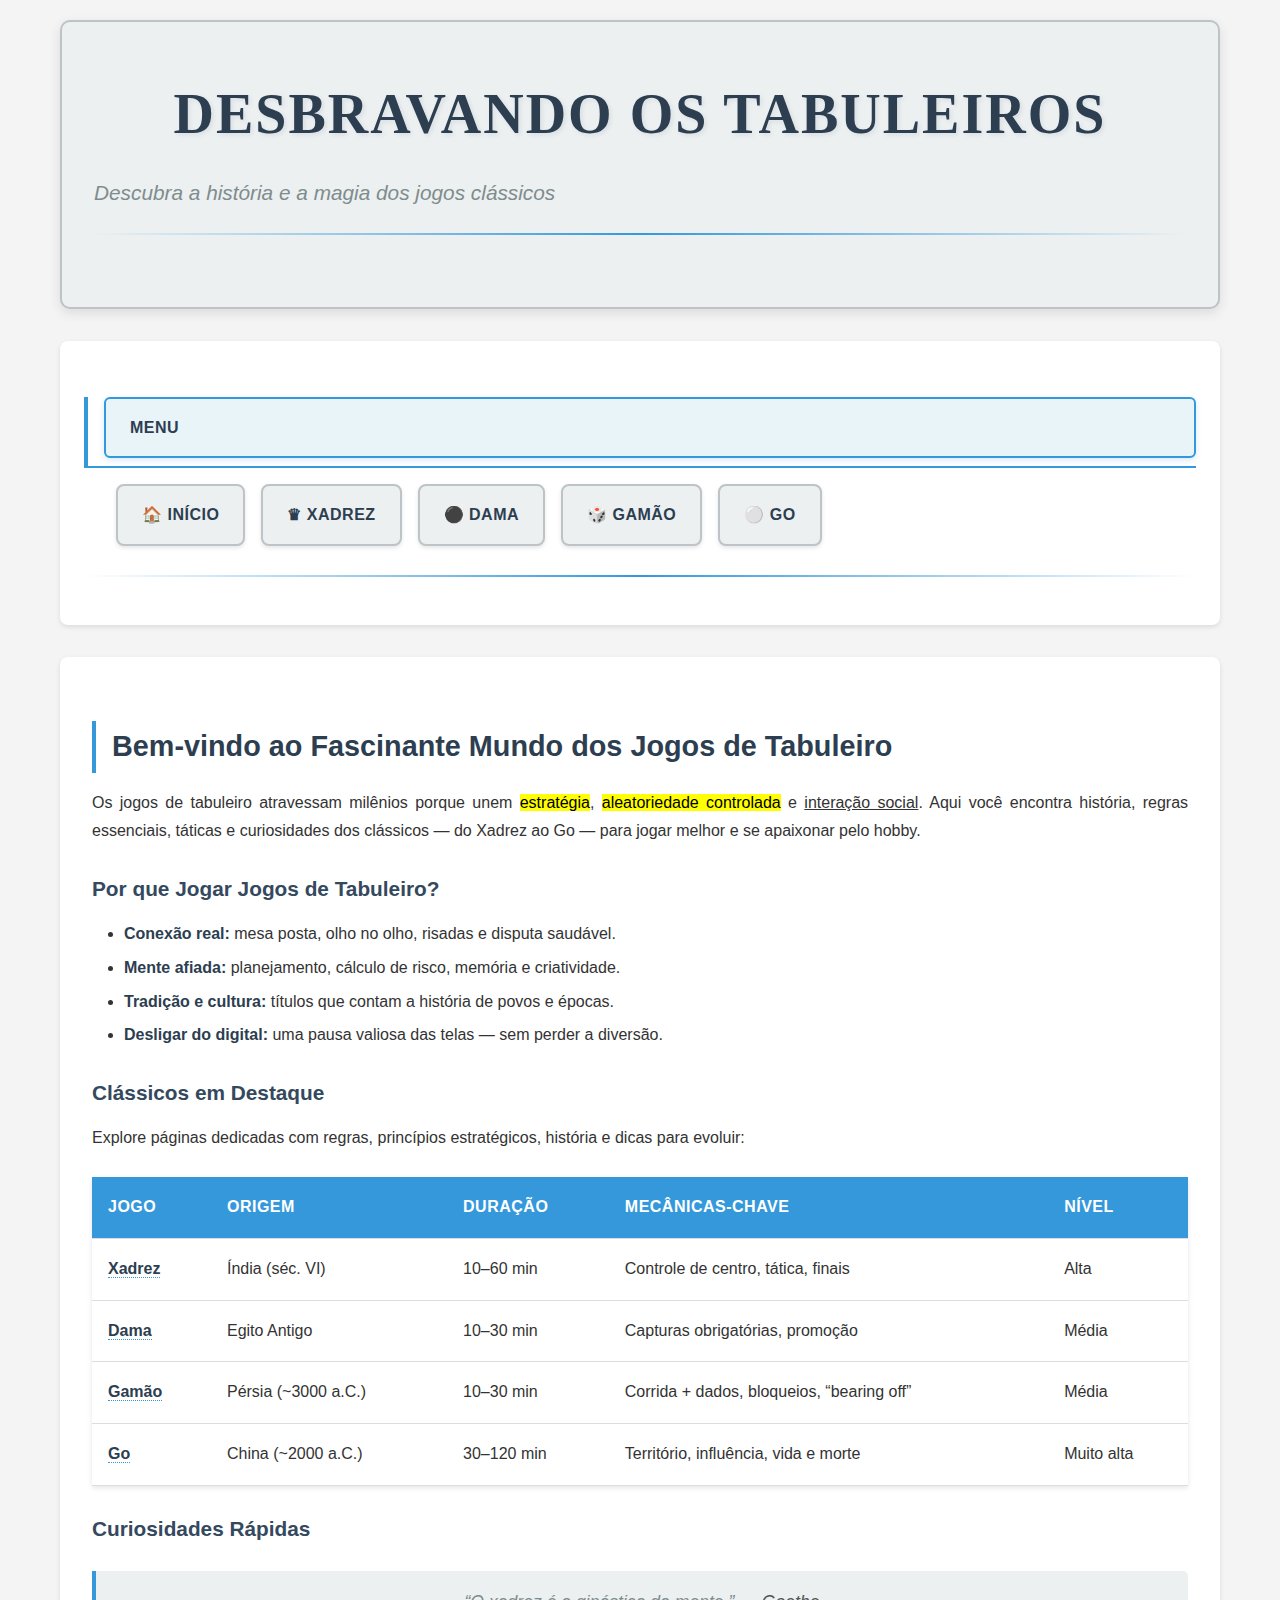
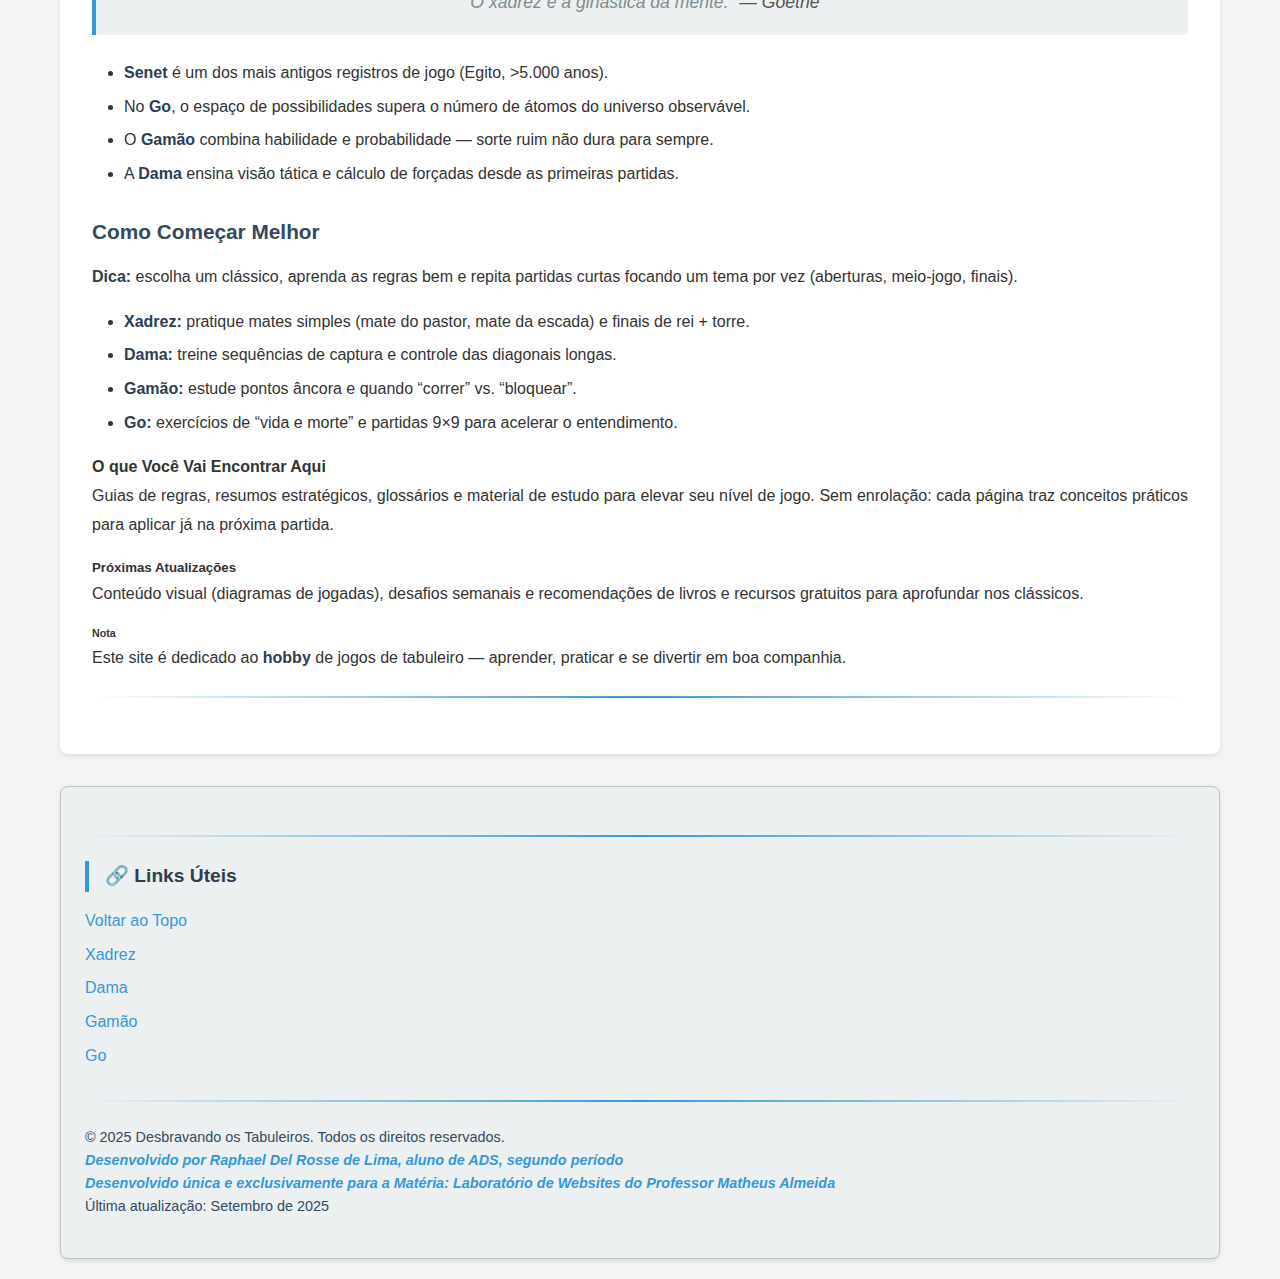
<file: Trabalho 1 website/index.html>
<!DOCTYPE html>
<html lang="pt-br">
<head>
    <meta charset="UTF-8">
    <meta name="viewport" content="width=device-width, initial-scale=1.0">
    <title>Desbravando os Tabuleiros</title>
    <link rel="stylesheet" href="index.css">
</head>
<body>
    <header>
        <h1>Desbravando os Tabuleiros</h1>
        <p><em>Descubra a história e a magia dos jogos clássicos</em></p>
        <hr>
    </header>

    <nav>
        <h2><strong>Menu</strong></h2>
        <ul>
            <li><a href="#inicio" target="_self" title="Ir para a seção Início" rel="noopener">🏠 Início</a></li>
            <li><a href="xadrez.html" target="_self" title="Abrir página de Xadrez" rel="noopener">♛ Xadrez</a></li>
            <li><a href="dama.html" target="_self" title="Abrir página de Dama" rel="noopener">⚫ Dama</a></li>
            <li><a href="gamao.html" target="_self" title="Abrir página de Gamão" rel="noopener">🎲 Gamão</a></li>
            <li><a href="go.html" target="_self" title="Abrir página de Go" rel="noopener">⚪ Go</a></li>
        </ul>
        <hr>
    </nav>

    <main>
<section id="inicio">
  <h2>Bem-vindo ao Fascinante Mundo dos Jogos de Tabuleiro</h2>

  <p>
    Os jogos de tabuleiro atravessam milênios porque unem <mark>estratégia</mark>, 
    <mark>aleatoriedade controlada</mark> e <u>interação social</u>. Aqui você encontra 
    história, regras essenciais, táticas e curiosidades dos clássicos — do Xadrez ao Go — 
    para jogar melhor e se apaixonar pelo hobby.
  </p>

  <h3>Por que Jogar Jogos de Tabuleiro?</h3>
  <ul>
    <li><strong>Conexão real:</strong> mesa posta, olho no olho, risadas e disputa saudável.</li>
    <li><strong>Mente afiada:</strong> planejamento, cálculo de risco, memória e criatividade.</li>
    <li><strong>Tradição e cultura:</strong> títulos que contam a história de povos e épocas.</li>
    <li><strong>Desligar do digital:</strong> uma pausa valiosa das telas — sem perder a diversão.</li>
  </ul>

  <h3>Clássicos em Destaque</h3>
  <p>Explore páginas dedicadas com regras, princípios estratégicos, história e dicas para evoluir:</p>

  <table>
    <thead>
      <tr>
        <th>Jogo</th>
        <th>Origem</th>
        <th>Duração</th>
        <th>Mecânicas-chave</th>
        <th>Nível</th>
      </tr>
    </thead>
    <tbody>
      <tr>
        <td><a href="xadrez.html" title="Xadrez"><strong>Xadrez</strong></a></td>
        <td>Índia (séc. VI)</td>
        <td>10–60 min</td>
        <td>Controle de centro, tática, finais</td>
        <td>Alta</td>
      </tr>
      <tr>
        <td><a href="dama.html" title="Dama"><strong>Dama</strong></a></td>
        <td>Egito Antigo</td>
        <td>10–30 min</td>
        <td>Capturas obrigatórias, promoção</td>
        <td>Média</td>
      </tr>
      <tr>
        <td><a href="gamao.html" title="Gamão"><strong>Gamão</strong></a></td>
        <td>Pérsia (~3000 a.C.)</td>
        <td>10–30 min</td>
        <td>Corrida + dados, bloqueios, “bearing off”</td>
        <td>Média</td>
      </tr>
      <tr>
        <td><a href="go.html" title="Go"><strong>Go</strong></a></td>
        <td>China (~2000 a.C.)</td>
        <td>30–120 min</td>
        <td>Território, influência, vida e morte</td>
        <td>Muito alta</td>
      </tr>
    </tbody>
  </table>

  <h3>Curiosidades Rápidas</h3>
  <blockquote>
    <p><em>“O xadrez é a ginástica da mente.”</em> — Goethe</p>
  </blockquote>
  <ul>
    <li><strong>Senet</strong> é um dos mais antigos registros de jogo (Egito, >5.000 anos).</li>
    <li>No <strong>Go</strong>, o espaço de possibilidades supera o número de átomos do universo observável.</li>
    <li>O <strong>Gamão</strong> combina habilidade e probabilidade — sorte ruim não dura para sempre.</li>
    <li>A <strong>Dama</strong> ensina visão tática e cálculo de forçadas desde as primeiras partidas.</li>
  </ul>

  <h3>Como Começar Melhor</h3>
  <p><strong>Dica:</strong> escolha um clássico, aprenda as regras bem e repita partidas curtas focando um tema por vez (aberturas, meio-jogo, finais).</p>
  <ul>
    <li><strong>Xadrez:</strong> pratique mates simples (mate do pastor, mate da escada) e finais de rei + torre.</li>
    <li><strong>Dama:</strong> treine sequências de captura e controle das diagonais longas.</li>
    <li><strong>Gamão:</strong> estude pontos âncora e quando “correr” vs. “bloquear”.</li>
    <li><strong>Go:</strong> exercícios de “vida e morte” e partidas 9×9 para acelerar o entendimento.</li>
  </ul>

  <h4>O que Você Vai Encontrar Aqui</h4>
  <p>
    Guias de regras, resumos estratégicos, glossários e material de estudo para elevar seu nível de jogo. 
    Sem enrolação: cada página traz conceitos práticos para aplicar já na próxima partida.
  </p>

  <h5>Próximas Atualizações</h5>
  <p>
    Conteúdo visual (diagramas de jogadas), desafios semanais e recomendações de livros e recursos gratuitos 
    para aprofundar nos clássicos.
  </p>

  <h6>Nota</h6>
  <p>
    Este site é dedicado ao <strong>hobby</strong> de jogos de tabuleiro — aprender, praticar e se divertir em boa companhia.
  </p>

  <hr>
</section>

    </main>

    <footer>
        <hr>
        <h4>🔗 Links Úteis</h4>
        <ul>
            <li><a href="#inicio" target="_self" title="Voltar ao topo da página" rel="noopener">Voltar ao Topo</a></li>
            <li><a href="xadrez.html" target="_self" title="Abrir página de Xadrez" rel="noopener">Xadrez</a></li>
            <li><a href="dama.html" target="_self" title="Abrir página de Dama" rel="noopener">Dama</a></li>
            <li><a href="gamao.html" target="_self" title="Abrir página de Gamão" rel="noopener">Gamão</a></li>
            <li><a href="go.html" target="_self" title="Abrir página de Go" rel="noopener">Go</a></li>
        </ul>
        
        <hr>
        <p><small>
            &copy; 2025 Desbravando os Tabuleiros. Todos os direitos reservados.<br>
            <em>Desenvolvido por Raphael Del Rosse de Lima, aluno de ADS, segundo período</em><br>
            <em>Desenvolvido única e exclusivamente para a Matéria: Laboratório de Websites do Professor Matheus Almeida</em><br>
            Última atualização: Setembro de 2025
        </small></p>
    </footer>
</body>
</html>
</file>
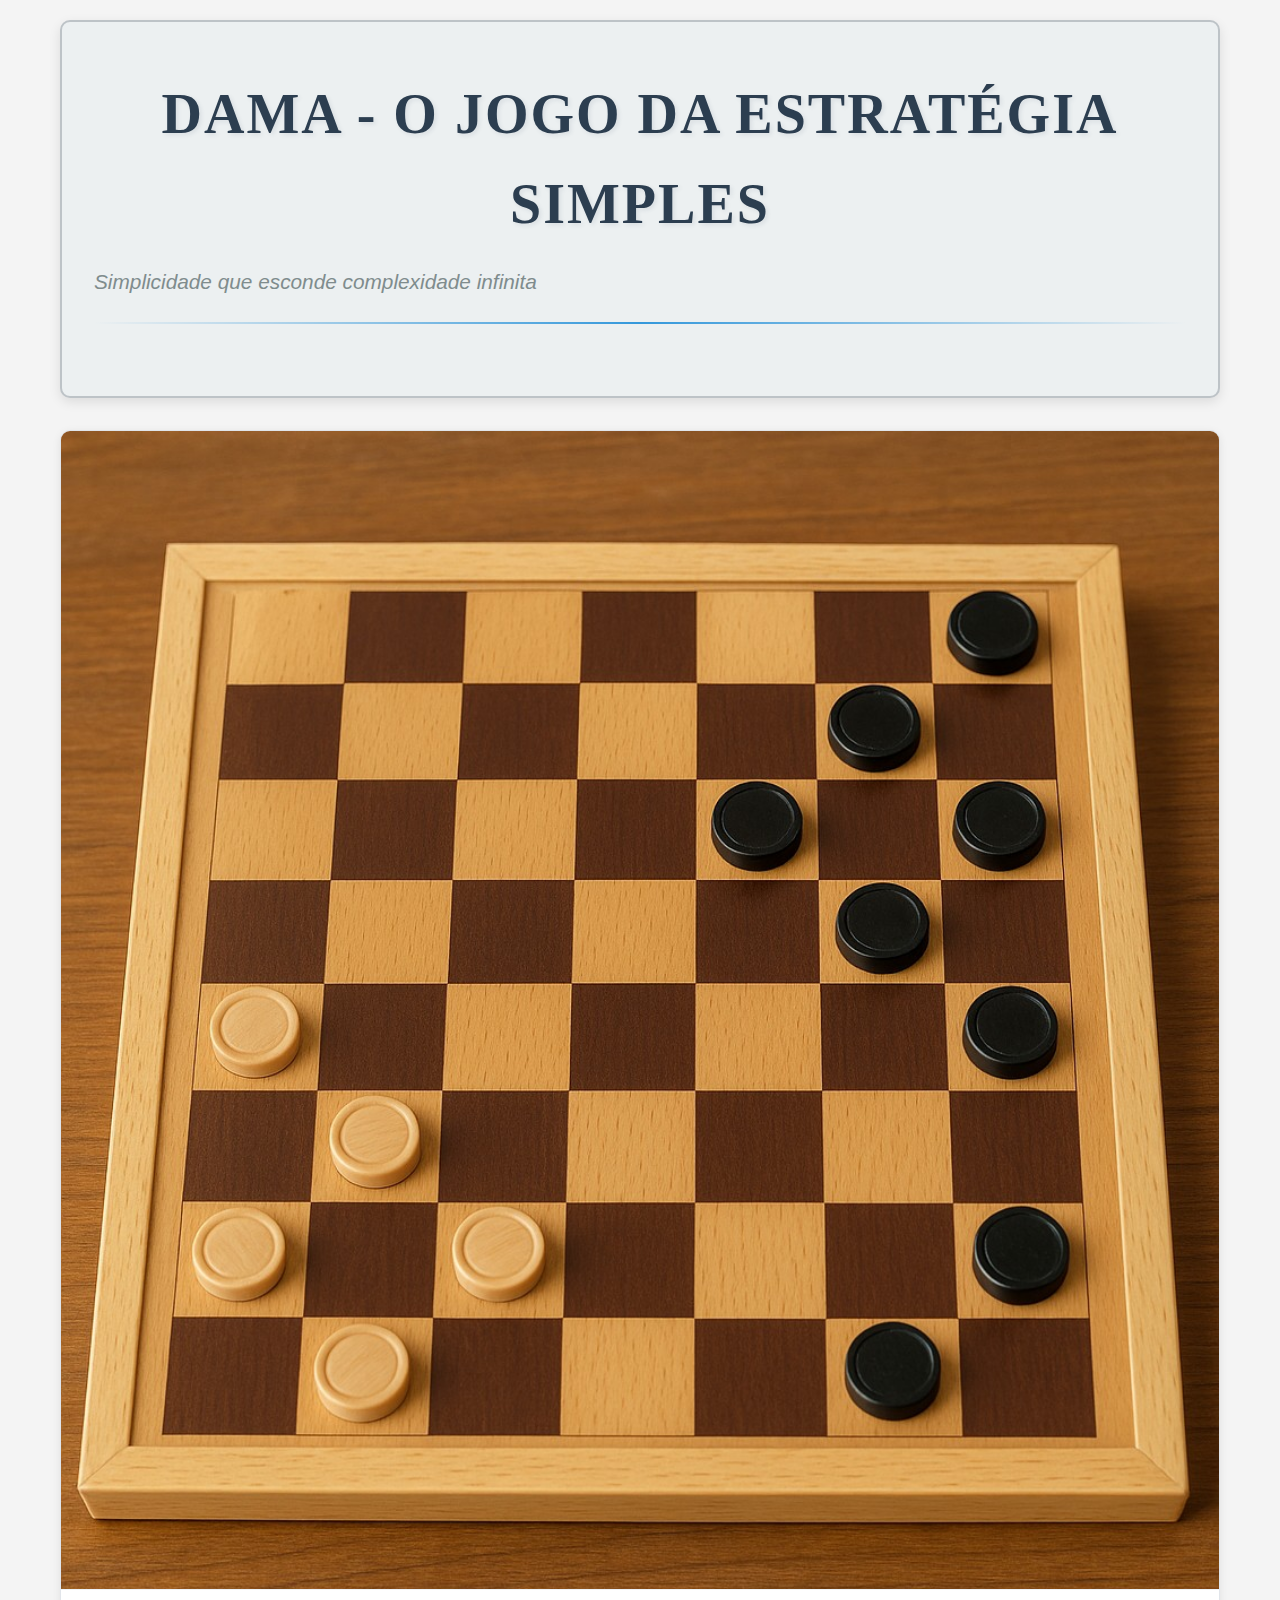
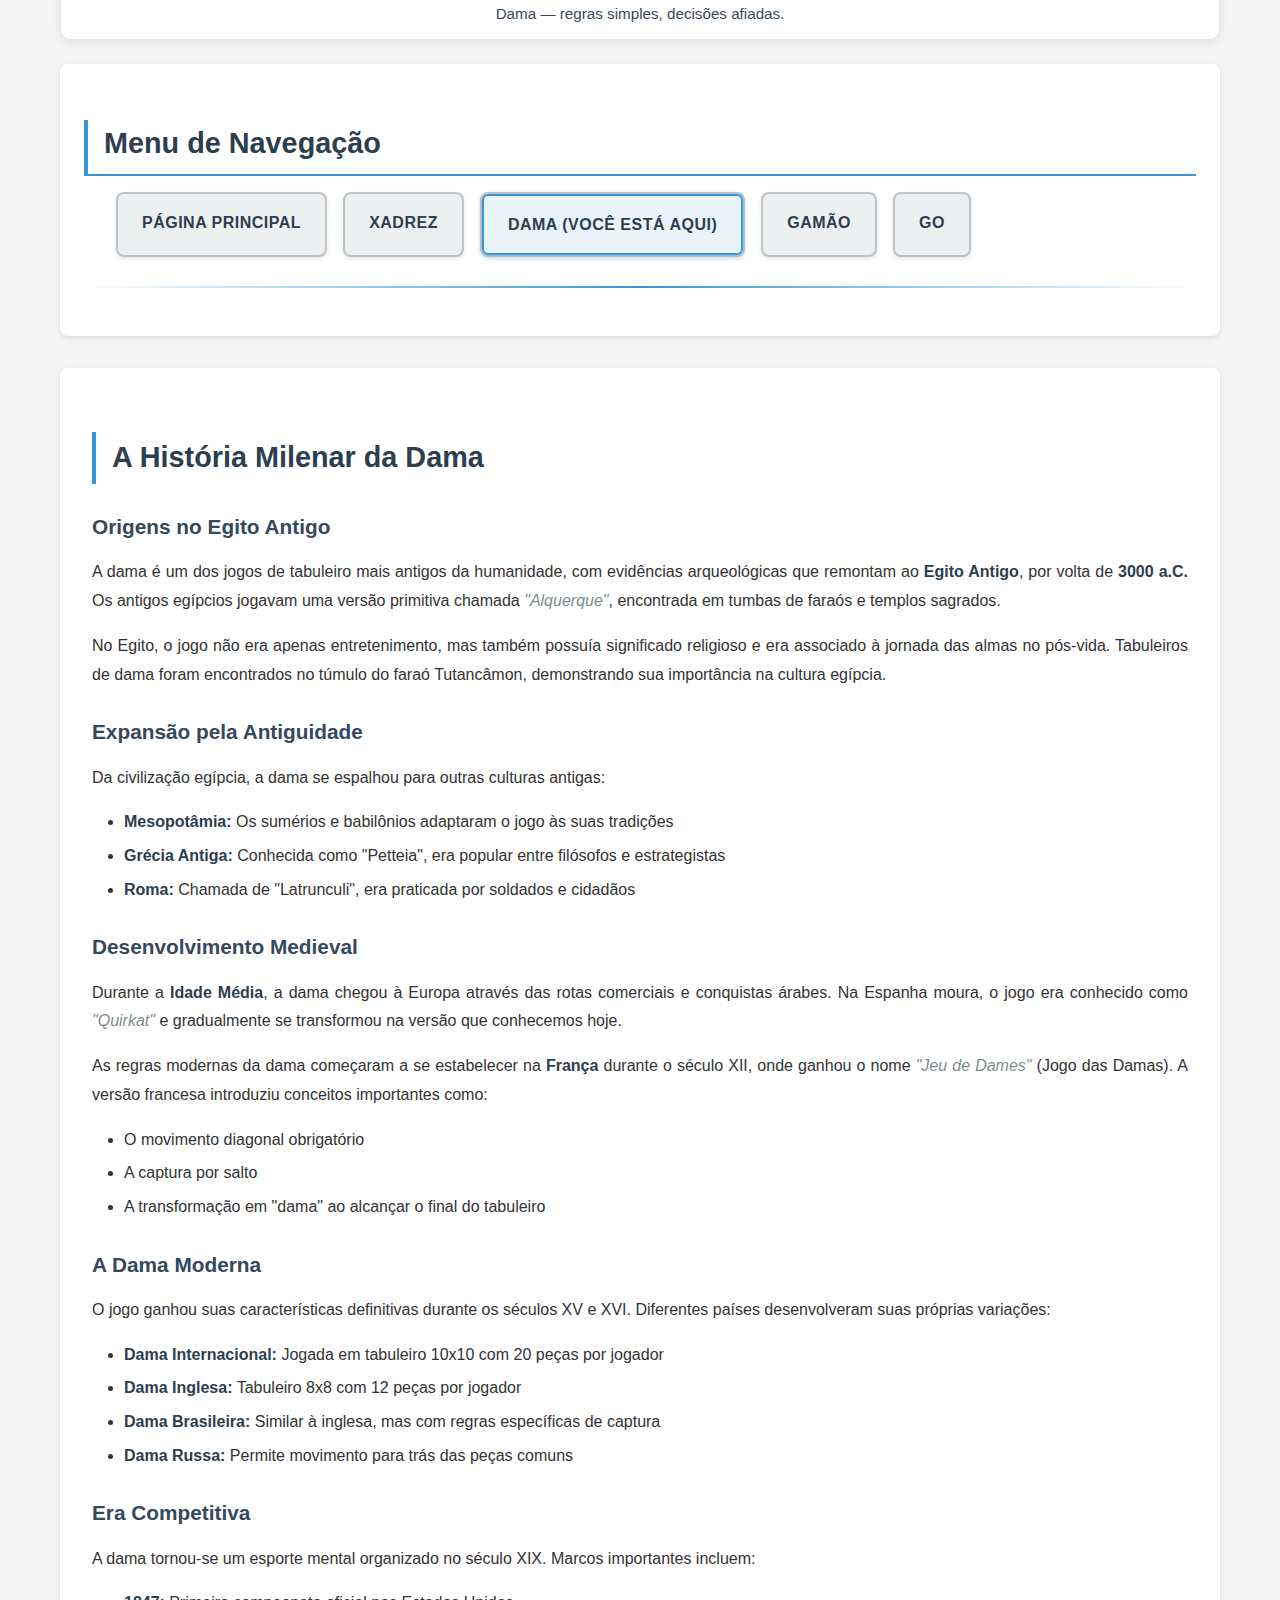
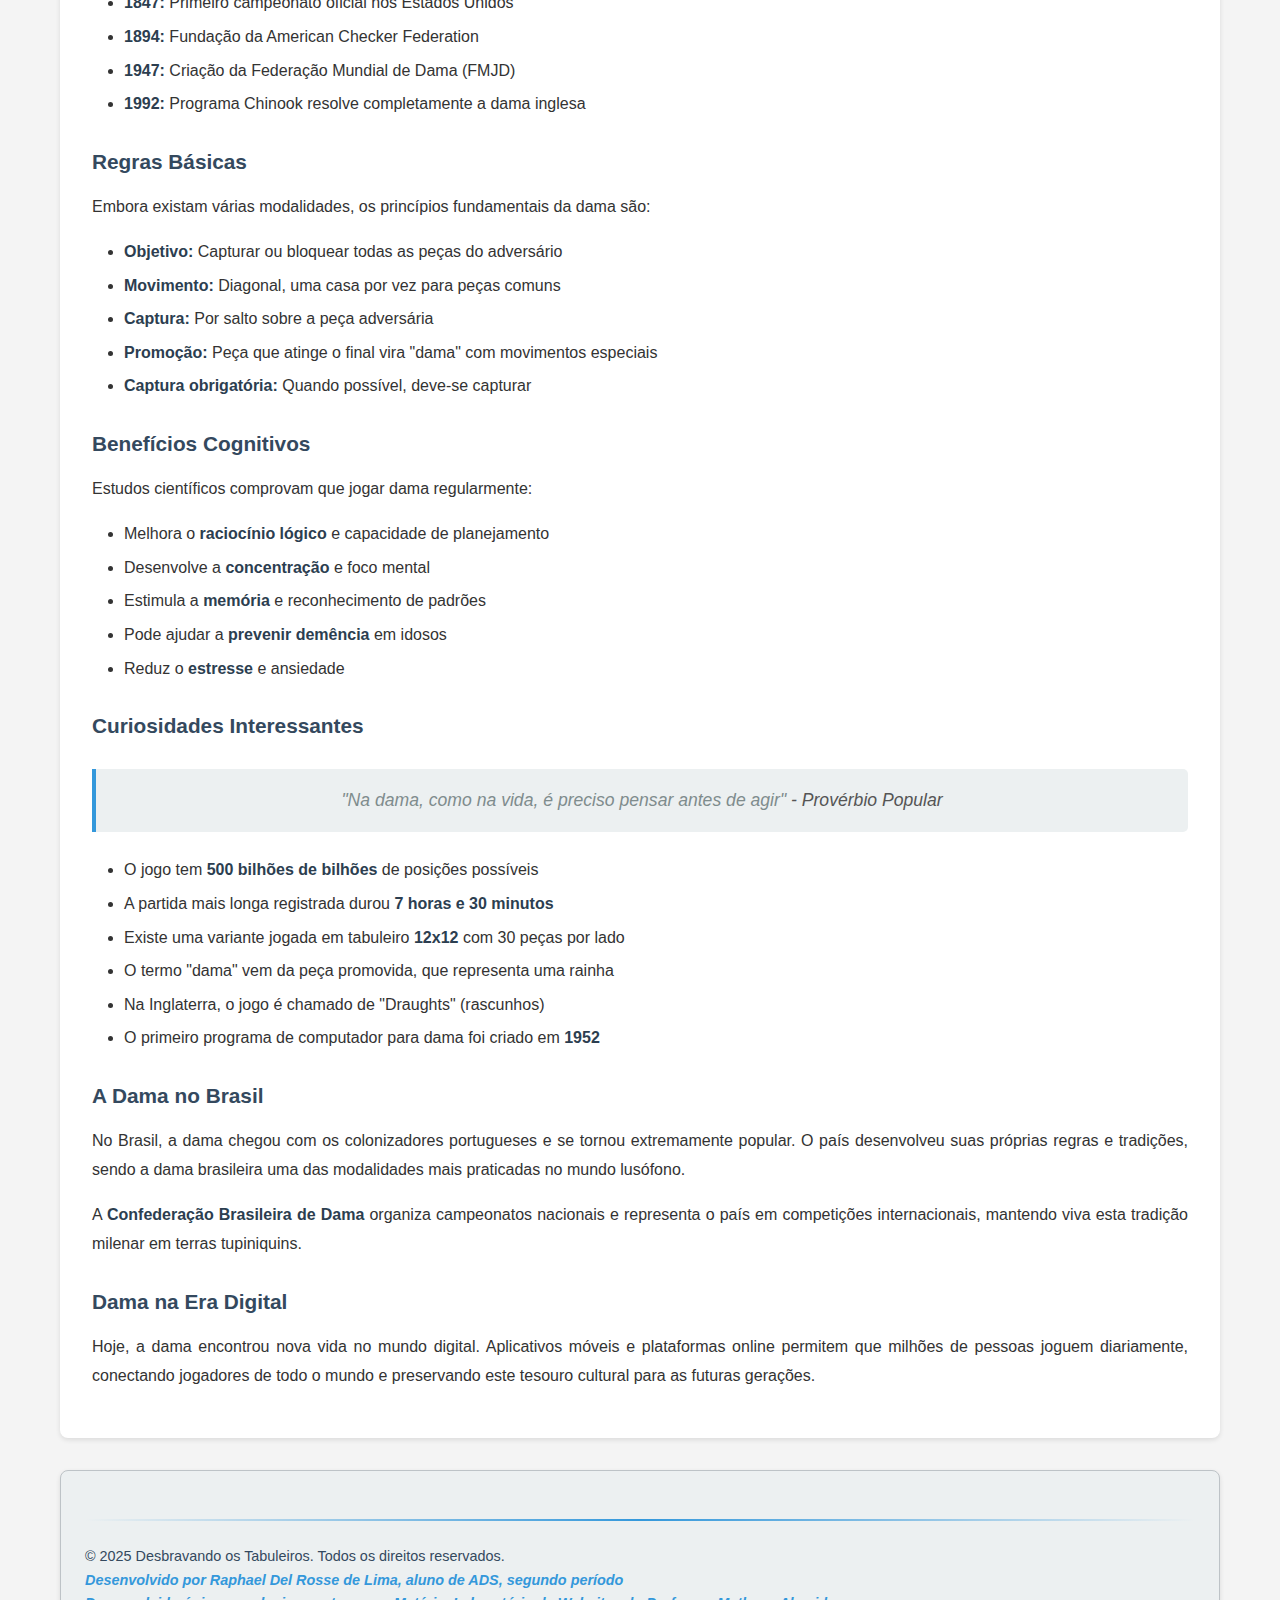
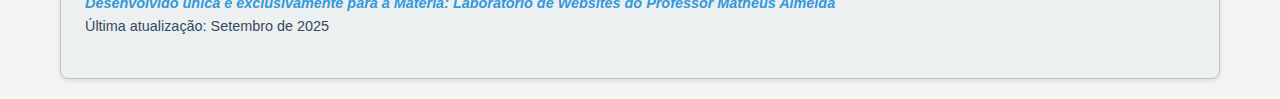
<file: Trabalho 1 website/dama.html>
<!DOCTYPE html>
<html lang="pt-br">
<head>
    <meta charset="UTF-8">
    <meta name="viewport" content="width=device-width, initial-scale=1.0">
    <title>Dama - Desbravando os Tabuleiros</title>
    <link rel="stylesheet" href="index.css">

</head>
<body>
    <header>
        <h1>Dama - O Jogo da Estratégia Simples</h1>
        <p><em>Simplicidade que esconde complexidade infinita</em></p>
        <hr>
    </header>
    
    <figure class="game-figure">
        <img src="img/dama.jpg" alt="Tabuleiro de dama com peças claras e escuras">
        <figcaption>Dama — regras simples, decisões afiadas.</figcaption>
    </figure>

    <nav>
        <h2>Menu de Navegação</h2>
        <ul>
            <li><a href="index.html">Página Principal</a></li>
            <li><a href="xadrez.html">Xadrez</a></li>
            <li><strong>Dama (Você está aqui)</strong></li>
            <li><a href="gamao.html">Gamão</a></li>
            <li><a href="go.html">Go</a></li>
        </ul>
        <hr>
    </nav>

    <main>
        <section>
            <h2>A História Milenar da Dama</h2>
            
            <h3>Origens no Egito Antigo</h3>
            <p>A dama é um dos jogos de tabuleiro mais antigos da humanidade, com evidências arqueológicas que remontam ao <strong>Egito Antigo</strong>, por volta de <strong>3000 a.C.</strong> Os antigos egípcios jogavam uma versão primitiva chamada <em>"Alquerque"</em>, encontrada em tumbas de faraós e templos sagrados.</p>

            <p>No Egito, o jogo não era apenas entretenimento, mas também possuía significado religioso e era associado à jornada das almas no pós-vida. Tabuleiros de dama foram encontrados no túmulo do faraó Tutancâmon, demonstrando sua importância na cultura egípcia.</p>

            <h3>Expansão pela Antiguidade</h3>
            <p>Da civilização egípcia, a dama se espalhou para outras culturas antigas:</p>
            <ul>
                <li><strong>Mesopotâmia:</strong> Os sumérios e babilônios adaptaram o jogo às suas tradições</li>
                <li><strong>Grécia Antiga:</strong> Conhecida como "Petteia", era popular entre filósofos e estrategistas</li>
                <li><strong>Roma:</strong> Chamada de "Latrunculi", era praticada por soldados e cidadãos</li>
            </ul>

            <h3>Desenvolvimento Medieval</h3>
            <p>Durante a <strong>Idade Média</strong>, a dama chegou à Europa através das rotas comerciais e conquistas árabes. Na Espanha moura, o jogo era conhecido como <em>"Quirkat"</em> e gradualmente se transformou na versão que conhecemos hoje.</p>

            <p>As regras modernas da dama começaram a se estabelecer na <strong>França</strong> durante o século XII, onde ganhou o nome <em>"Jeu de Dames"</em> (Jogo das Damas). A versão francesa introduziu conceitos importantes como:</p>
            <ul>
                <li>O movimento diagonal obrigatório</li>
                <li>A captura por salto</li>
                <li>A transformação em "dama" ao alcançar o final do tabuleiro</li>
            </ul>

            <h3>A Dama Moderna</h3>
            <p>O jogo ganhou suas características definitivas durante os séculos XV e XVI. Diferentes países desenvolveram suas próprias variações:</p>
            <ul>
                <li><strong>Dama Internacional:</strong> Jogada em tabuleiro 10x10 com 20 peças por jogador</li>
                <li><strong>Dama Inglesa:</strong> Tabuleiro 8x8 com 12 peças por jogador</li>
                <li><strong>Dama Brasileira:</strong> Similar à inglesa, mas com regras específicas de captura</li>
                <li><strong>Dama Russa:</strong> Permite movimento para trás das peças comuns</li>
            </ul>

            <h3>Era Competitiva</h3>
            <p>A dama tornou-se um esporte mental organizado no século XIX. Marcos importantes incluem:</p>
            <ul>
                <li><strong>1847:</strong> Primeiro campeonato oficial nos Estados Unidos</li>
                <li><strong>1894:</strong> Fundação da American Checker Federation</li>
                <li><strong>1947:</strong> Criação da Federação Mundial de Dama (FMJD)</li>
                <li><strong>1992:</strong> Programa Chinook resolve completamente a dama inglesa</li>
            </ul>

            <h3>Regras Básicas</h3>
            <p>Embora existam várias modalidades, os princípios fundamentais da dama são:</p>
            <ul>
                <li><strong>Objetivo:</strong> Capturar ou bloquear todas as peças do adversário</li>
                <li><strong>Movimento:</strong> Diagonal, uma casa por vez para peças comuns</li>
                <li><strong>Captura:</strong> Por salto sobre a peça adversária</li>
                <li><strong>Promoção:</strong> Peça que atinge o final vira "dama" com movimentos especiais</li>
                <li><strong>Captura obrigatória:</strong> Quando possível, deve-se capturar</li>
            </ul>

            <h3>Benefícios Cognitivos</h3>
            <p>Estudos científicos comprovam que jogar dama regularmente:</p>
            <ul>
                <li>Melhora o <strong>raciocínio lógico</strong> e capacidade de planejamento</li>
                <li>Desenvolve a <strong>concentração</strong> e foco mental</li>
                <li>Estimula a <strong>memória</strong> e reconhecimento de padrões</li>
                <li>Pode ajudar a <strong>prevenir demência</strong> em idosos</li>
                <li>Reduz o <strong>estresse</strong> e ansiedade</li>
            </ul>

            <h3>Curiosidades Interessantes</h3>
            <blockquote>
                <p><em>"Na dama, como na vida, é preciso pensar antes de agir"</em> - Provérbio Popular</p>
            </blockquote>

            <ul>
                <li>O jogo tem <strong>500 bilhões de bilhões</strong> de posições possíveis</li>
                <li>A partida mais longa registrada durou <strong>7 horas e 30 minutos</strong></li>
                <li>Existe uma variante jogada em tabuleiro <strong>12x12</strong> com 30 peças por lado</li>
                <li>O termo "dama" vem da peça promovida, que representa uma rainha</li>
                <li>Na Inglaterra, o jogo é chamado de "Draughts" (rascunhos)</li>
                <li>O primeiro programa de computador para dama foi criado em <strong>1952</strong></li>
            </ul>

            <h3>A Dama no Brasil</h3>
            <p>No Brasil, a dama chegou com os colonizadores portugueses e se tornou extremamente popular. O país desenvolveu suas próprias regras e tradições, sendo a dama brasileira uma das modalidades mais praticadas no mundo lusófono.</p>

            <p>A <strong>Confederação Brasileira de Dama</strong> organiza campeonatos nacionais e representa o país em competições internacionais, mantendo viva esta tradição milenar em terras tupiniquins.</p>

            <h3>Dama na Era Digital</h3>
            <p>Hoje, a dama encontrou nova vida no mundo digital. Aplicativos móveis e plataformas online permitem que milhões de pessoas joguem diariamente, conectando jogadores de todo o mundo e preservando este tesouro cultural para as futuras gerações.</p>
        </section>
    </main>

    <footer>
        <hr>
        <p><small>
            &copy; 2025 Desbravando os Tabuleiros. Todos os direitos reservados.<br>
            <em>Desenvolvido por Raphael Del Rosse de Lima, aluno de ADS, segundo período</em><br>
            <em>Desenvolvido única e exclusivamente para a Matéria: Laboratório de Websites do Professor Matheus Almeida</em><br>
            Última atualização: Setembro de 2025
        </small></p>
    </footer>
</body>
</html>
</file>
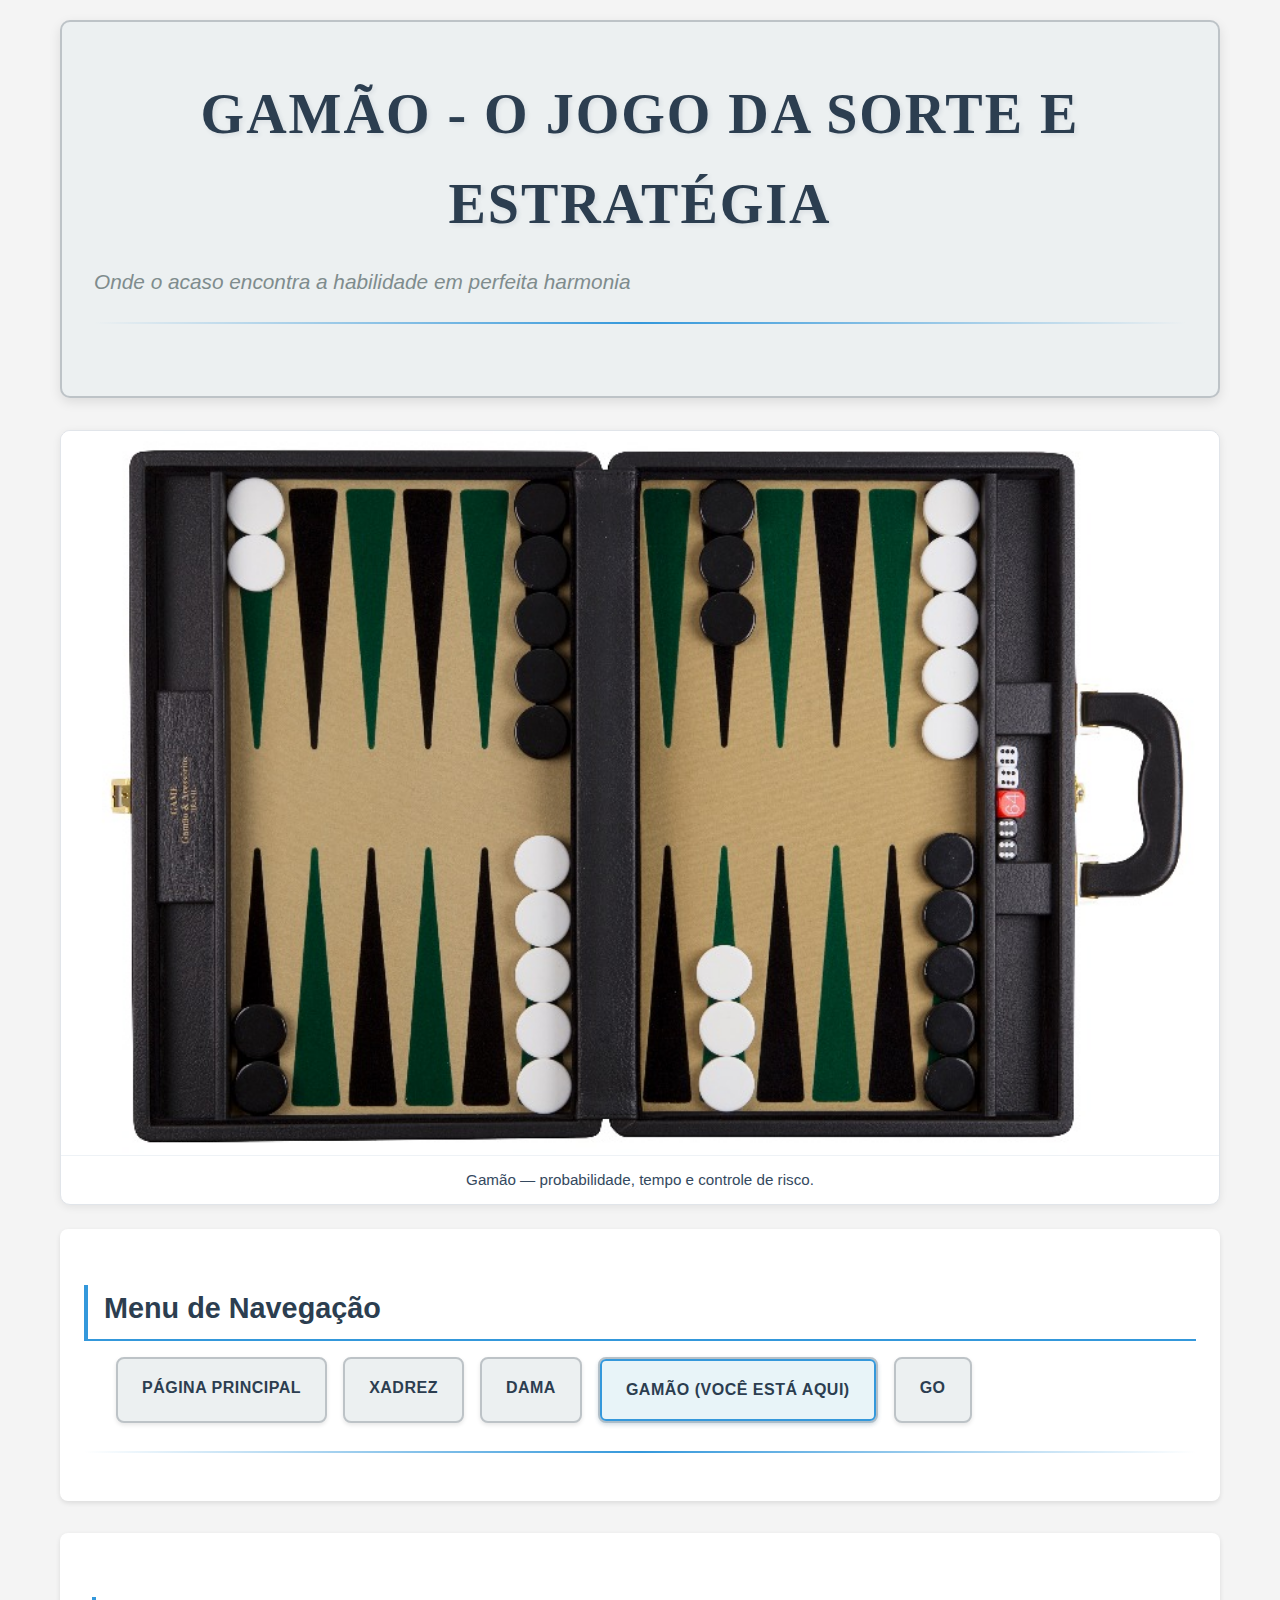
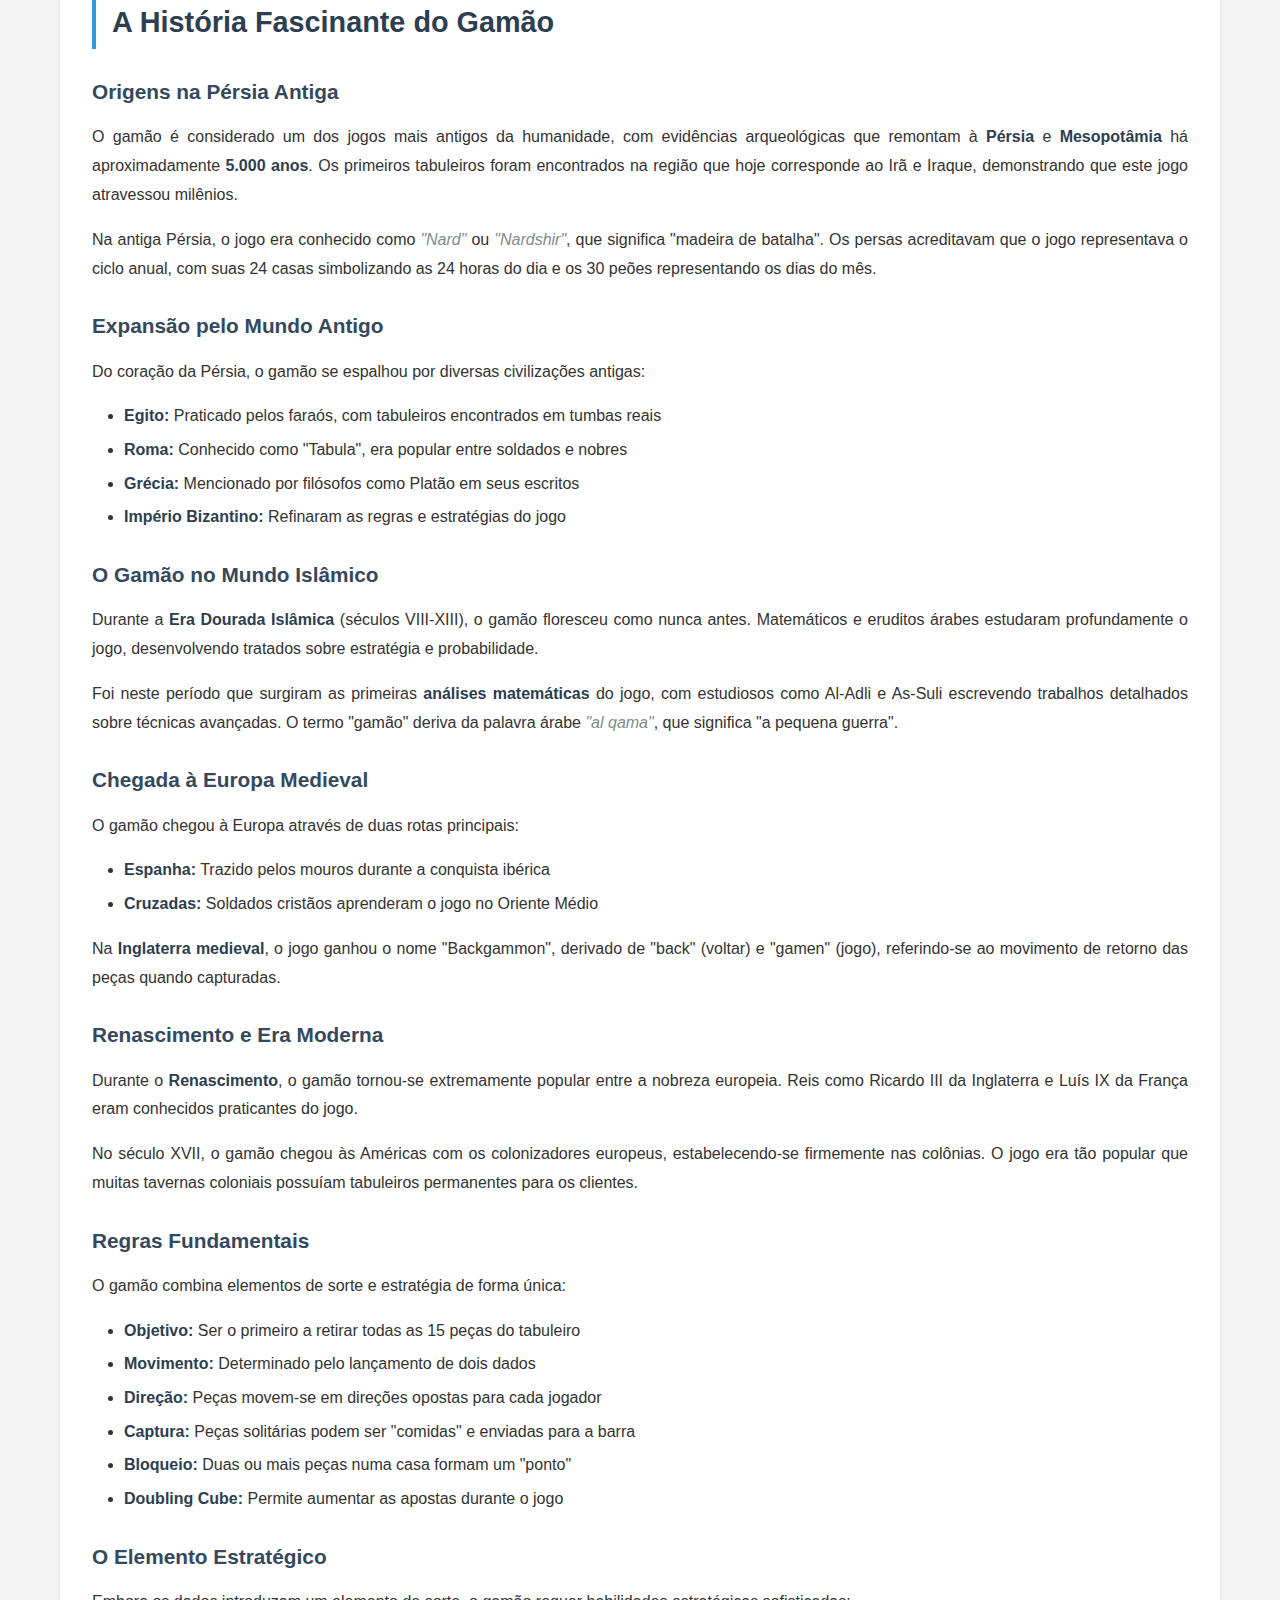
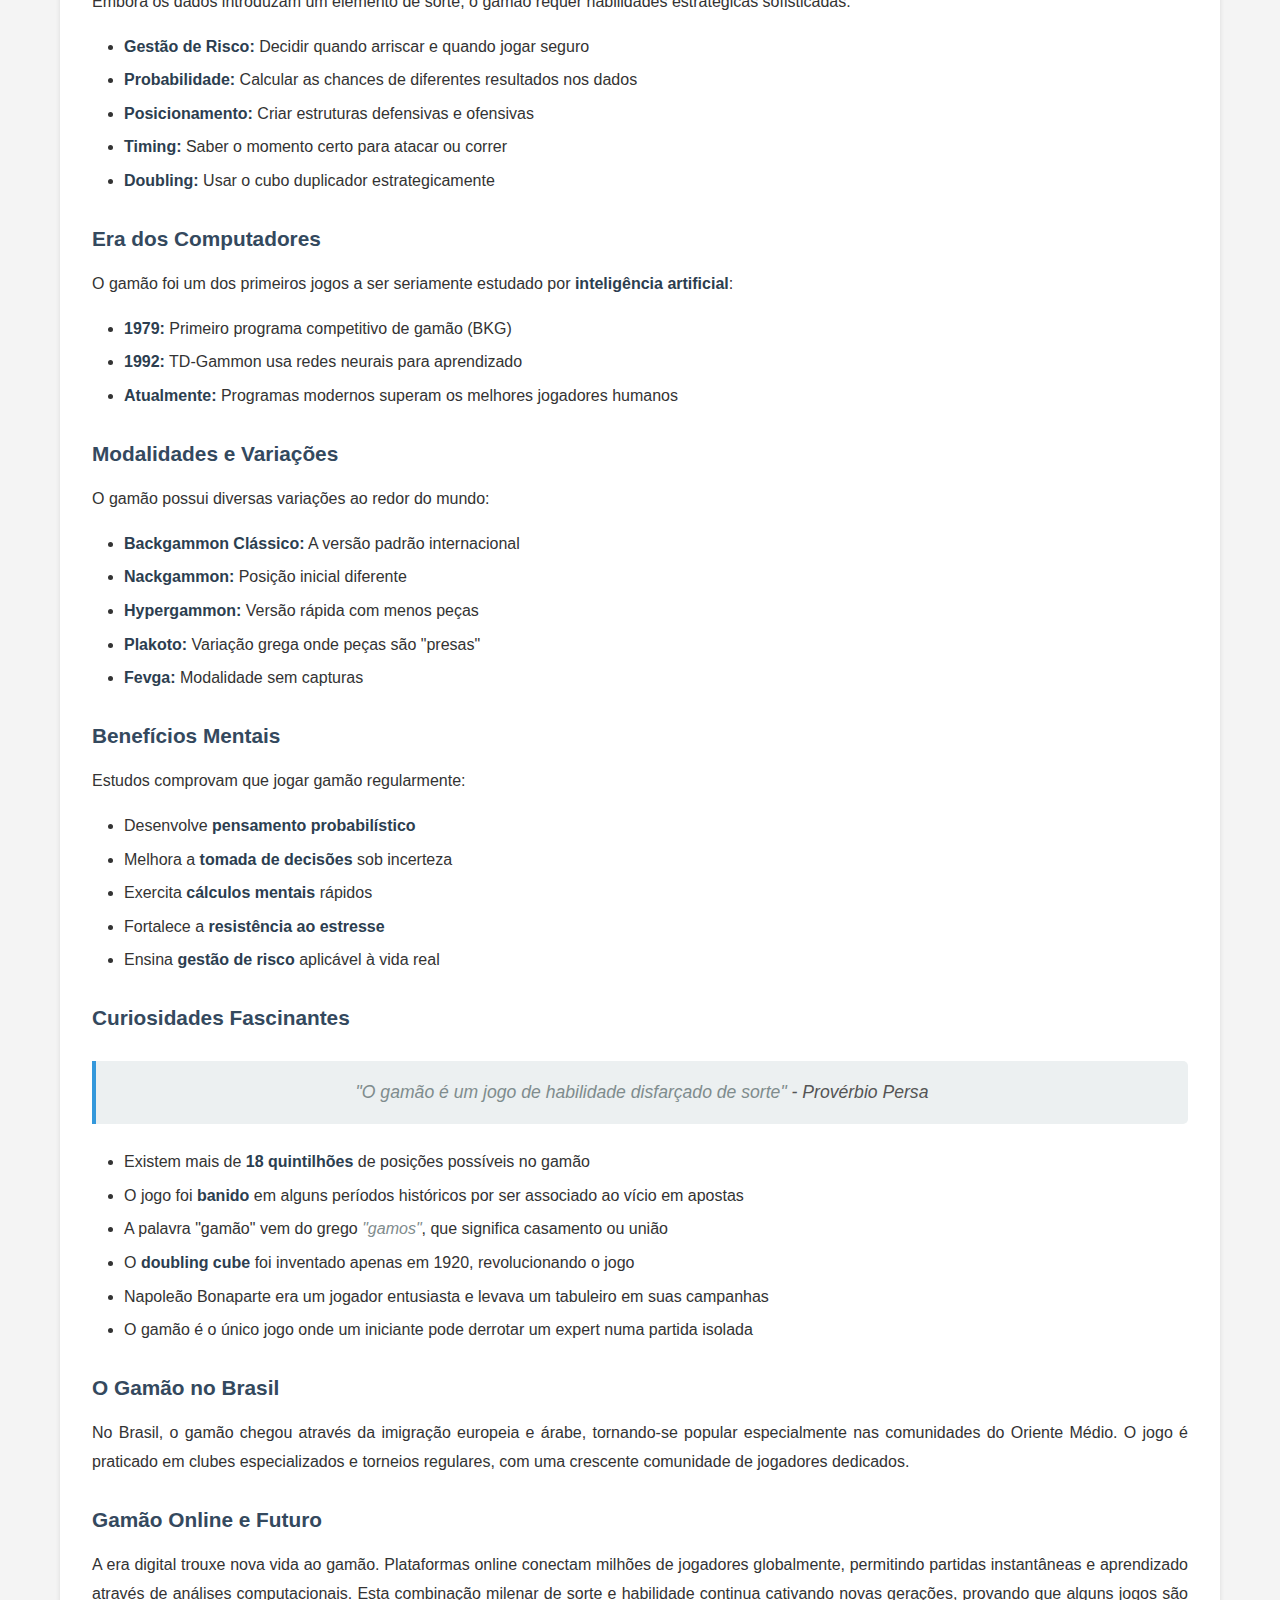
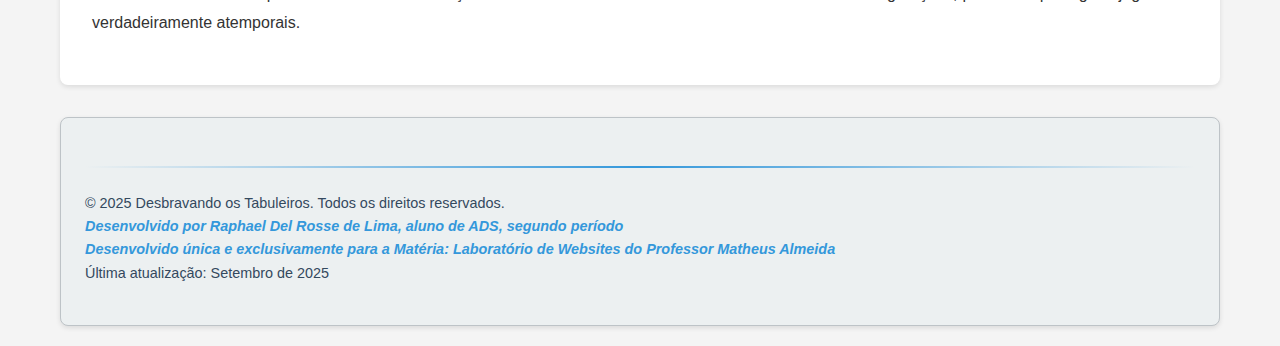
<file: Trabalho 1 website/gamao.html>
<!DOCTYPE html>
<html lang="pt-br">
<head>
    <meta charset="UTF-8">
    <meta name="viewport" content="width=device-width, initial-scale=1.0">
    <title>Gamão - Desbravando os Tabuleiros</title>
    <link rel="stylesheet" href="index.css">

</head>
<body>
    <header>
        <h1>Gamão - O Jogo da Sorte e Estratégia</h1>
        <p><em>Onde o acaso encontra a habilidade em perfeita harmonia</em></p>
        <hr>
    </header>
    
    <figure class="game-figure">
        <img src="img/gamao.jpg" alt="Tabuleiro de gamão com peças e dados">
        <figcaption>Gamão — probabilidade, tempo e controle de risco.</figcaption>
    </figure>

    <nav>
        <h2>Menu de Navegação</h2>
        <ul>
            <li><a href="index.html">Página Principal</a></li>
            <li><a href="xadrez.html">Xadrez</a></li>
            <li><a href="dama.html">Dama</a></li>
            <li><strong>Gamão (Você está aqui)</strong></li>
            <li><a href="go.html">Go</a></li>
        </ul>
        <hr>
    </nav>

    <main>
        <section>
            <h2>A História Fascinante do Gamão</h2>
            
            <h3>Origens na Pérsia Antiga</h3>
            <p>O gamão é considerado um dos jogos mais antigos da humanidade, com evidências arqueológicas que remontam à <strong>Pérsia</strong> e <strong>Mesopotâmia</strong> há aproximadamente <strong>5.000 anos</strong>. Os primeiros tabuleiros foram encontrados na região que hoje corresponde ao Irã e Iraque, demonstrando que este jogo atravessou milênios.</p>

            <p>Na antiga Pérsia, o jogo era conhecido como <em>"Nard"</em> ou <em>"Nardshir"</em>, que significa "madeira de batalha". Os persas acreditavam que o jogo representava o ciclo anual, com suas 24 casas simbolizando as 24 horas do dia e os 30 peões representando os dias do mês.</p>

            <h3>Expansão pelo Mundo Antigo</h3>
            <p>Do coração da Pérsia, o gamão se espalhou por diversas civilizações antigas:</p>
            <ul>
                <li><strong>Egito:</strong> Praticado pelos faraós, com tabuleiros encontrados em tumbas reais</li>
                <li><strong>Roma:</strong> Conhecido como "Tabula", era popular entre soldados e nobres</li>
                <li><strong>Grécia:</strong> Mencionado por filósofos como Platão em seus escritos</li>
                <li><strong>Império Bizantino:</strong> Refinaram as regras e estratégias do jogo</li>
            </ul>

            <h3>O Gamão no Mundo Islâmico</h3>
            <p>Durante a <strong>Era Dourada Islâmica</strong> (séculos VIII-XIII), o gamão floresceu como nunca antes. Matemáticos e eruditos árabes estudaram profundamente o jogo, desenvolvendo tratados sobre estratégia e probabilidade.</p>

            <p>Foi neste período que surgiram as primeiras <strong>análises matemáticas</strong> do jogo, com estudiosos como Al-Adli e As-Suli escrevendo trabalhos detalhados sobre técnicas avançadas. O termo "gamão" deriva da palavra árabe <em>"al qama"</em>, que significa "a pequena guerra".</p>

            <h3>Chegada à Europa Medieval</h3>
            <p>O gamão chegou à Europa através de duas rotas principais:</p>
            <ul>
                <li><strong>Espanha:</strong> Trazido pelos mouros durante a conquista ibérica</li>
                <li><strong>Cruzadas:</strong> Soldados cristãos aprenderam o jogo no Oriente Médio</li>
            </ul>

            <p>Na <strong>Inglaterra medieval</strong>, o jogo ganhou o nome "Backgammon", derivado de "back" (voltar) e "gamen" (jogo), referindo-se ao movimento de retorno das peças quando capturadas.</p>

            <h3>Renascimento e Era Moderna</h3>
            <p>Durante o <strong>Renascimento</strong>, o gamão tornou-se extremamente popular entre a nobreza europeia. Reis como Ricardo III da Inglaterra e Luís IX da França eram conhecidos praticantes do jogo.</p>

            <p>No século XVII, o gamão chegou às Américas com os colonizadores europeus, estabelecendo-se firmemente nas colônias. O jogo era tão popular que muitas tavernas coloniais possuíam tabuleiros permanentes para os clientes.</p>

            <h3>Regras Fundamentais</h3>
            <p>O gamão combina elementos de sorte e estratégia de forma única:</p>
            <ul>
                <li><strong>Objetivo:</strong> Ser o primeiro a retirar todas as 15 peças do tabuleiro</li>
                <li><strong>Movimento:</strong> Determinado pelo lançamento de dois dados</li>
                <li><strong>Direção:</strong> Peças movem-se em direções opostas para cada jogador</li>
                <li><strong>Captura:</strong> Peças solitárias podem ser "comidas" e enviadas para a barra</li>
                <li><strong>Bloqueio:</strong> Duas ou mais peças numa casa formam um "ponto"</li>
                <li><strong>Doubling Cube:</strong> Permite aumentar as apostas durante o jogo</li>
            </ul>

            <h3>O Elemento Estratégico</h3>
            <p>Embora os dados introduzam um elemento de sorte, o gamão requer habilidades estratégicas sofisticadas:</p>
            <ul>
                <li><strong>Gestão de Risco:</strong> Decidir quando arriscar e quando jogar seguro</li>
                <li><strong>Probabilidade:</strong> Calcular as chances de diferentes resultados nos dados</li>
                <li><strong>Posicionamento:</strong> Criar estruturas defensivas e ofensivas</li>
                <li><strong>Timing:</strong> Saber o momento certo para atacar ou correr</li>
                <li><strong>Doubling:</strong> Usar o cubo duplicador estrategicamente</li>
            </ul>

            <h3>Era dos Computadores</h3>
            <p>O gamão foi um dos primeiros jogos a ser seriamente estudado por <strong>inteligência artificial</strong>:</p>
            <ul>
                <li><strong>1979:</strong> Primeiro programa competitivo de gamão (BKG)</li>
                <li><strong>1992:</strong> TD-Gammon usa redes neurais para aprendizado</li>
                <li><strong>Atualmente:</strong> Programas modernos superam os melhores jogadores humanos</li>
            </ul>

            <h3>Modalidades e Variações</h3>
            <p>O gamão possui diversas variações ao redor do mundo:</p>
            <ul>
                <li><strong>Backgammon Clássico:</strong> A versão padrão internacional</li>
                <li><strong>Nackgammon:</strong> Posição inicial diferente</li>
                <li><strong>Hypergammon:</strong> Versão rápida com menos peças</li>
                <li><strong>Plakoto:</strong> Variação grega onde peças são "presas"</li>
                <li><strong>Fevga:</strong> Modalidade sem capturas</li>
            </ul>

            <h3>Benefícios Mentais</h3>
            <p>Estudos comprovam que jogar gamão regularmente:</p>
            <ul>
                <li>Desenvolve <strong>pensamento probabilístico</strong></li>
                <li>Melhora a <strong>tomada de decisões</strong> sob incerteza</li>
                <li>Exercita <strong>cálculos mentais</strong> rápidos</li>
                <li>Fortalece a <strong>resistência ao estresse</strong></li>
                <li>Ensina <strong>gestão de risco</strong> aplicável à vida real</li>
            </ul>

            <h3>Curiosidades Fascinantes</h3>
            <blockquote>
                <p><em>"O gamão é um jogo de habilidade disfarçado de sorte"</em> - Provérbio Persa</p>
            </blockquote>

            <ul>
                <li>Existem mais de <strong>18 quintilhões</strong> de posições possíveis no gamão</li>
                <li>O jogo foi <strong>banido</strong> em alguns períodos históricos por ser associado ao vício em apostas</li>
                <li>A palavra "gamão" vem do grego <em>"gamos"</em>, que significa casamento ou união</li>
                <li>O <strong>doubling cube</strong> foi inventado apenas em 1920, revolucionando o jogo</li>
                <li>Napoleão Bonaparte era um jogador entusiasta e levava um tabuleiro em suas campanhas</li>
                <li>O gamão é o único jogo onde um iniciante pode derrotar um expert numa partida isolada</li>
            </ul>

            <h3>O Gamão no Brasil</h3>
            <p>No Brasil, o gamão chegou através da imigração europeia e árabe, tornando-se popular especialmente nas comunidades do Oriente Médio. O jogo é praticado em clubes especializados e torneios regulares, com uma crescente comunidade de jogadores dedicados.</p>

            <h3>Gamão Online e Futuro</h3>
            <p>A era digital trouxe nova vida ao gamão. Plataformas online conectam milhões de jogadores globalmente, permitindo partidas instantâneas e aprendizado através de análises computacionais. Esta combinação milenar de sorte e habilidade continua cativando novas gerações, provando que alguns jogos são verdadeiramente atemporais.</p>
        </section>
    </main>

    <footer>
        <hr>
        <p><small>
            &copy; 2025 Desbravando os Tabuleiros. Todos os direitos reservados.<br>
            <em>Desenvolvido por Raphael Del Rosse de Lima, aluno de ADS, segundo período</em><br>
            <em>Desenvolvido única e exclusivamente para a Matéria: Laboratório de Websites do Professor Matheus Almeida</em><br>
            Última atualização: Setembro de 2025
        </small></p>
    </footer>
</body>
</html>
</file>
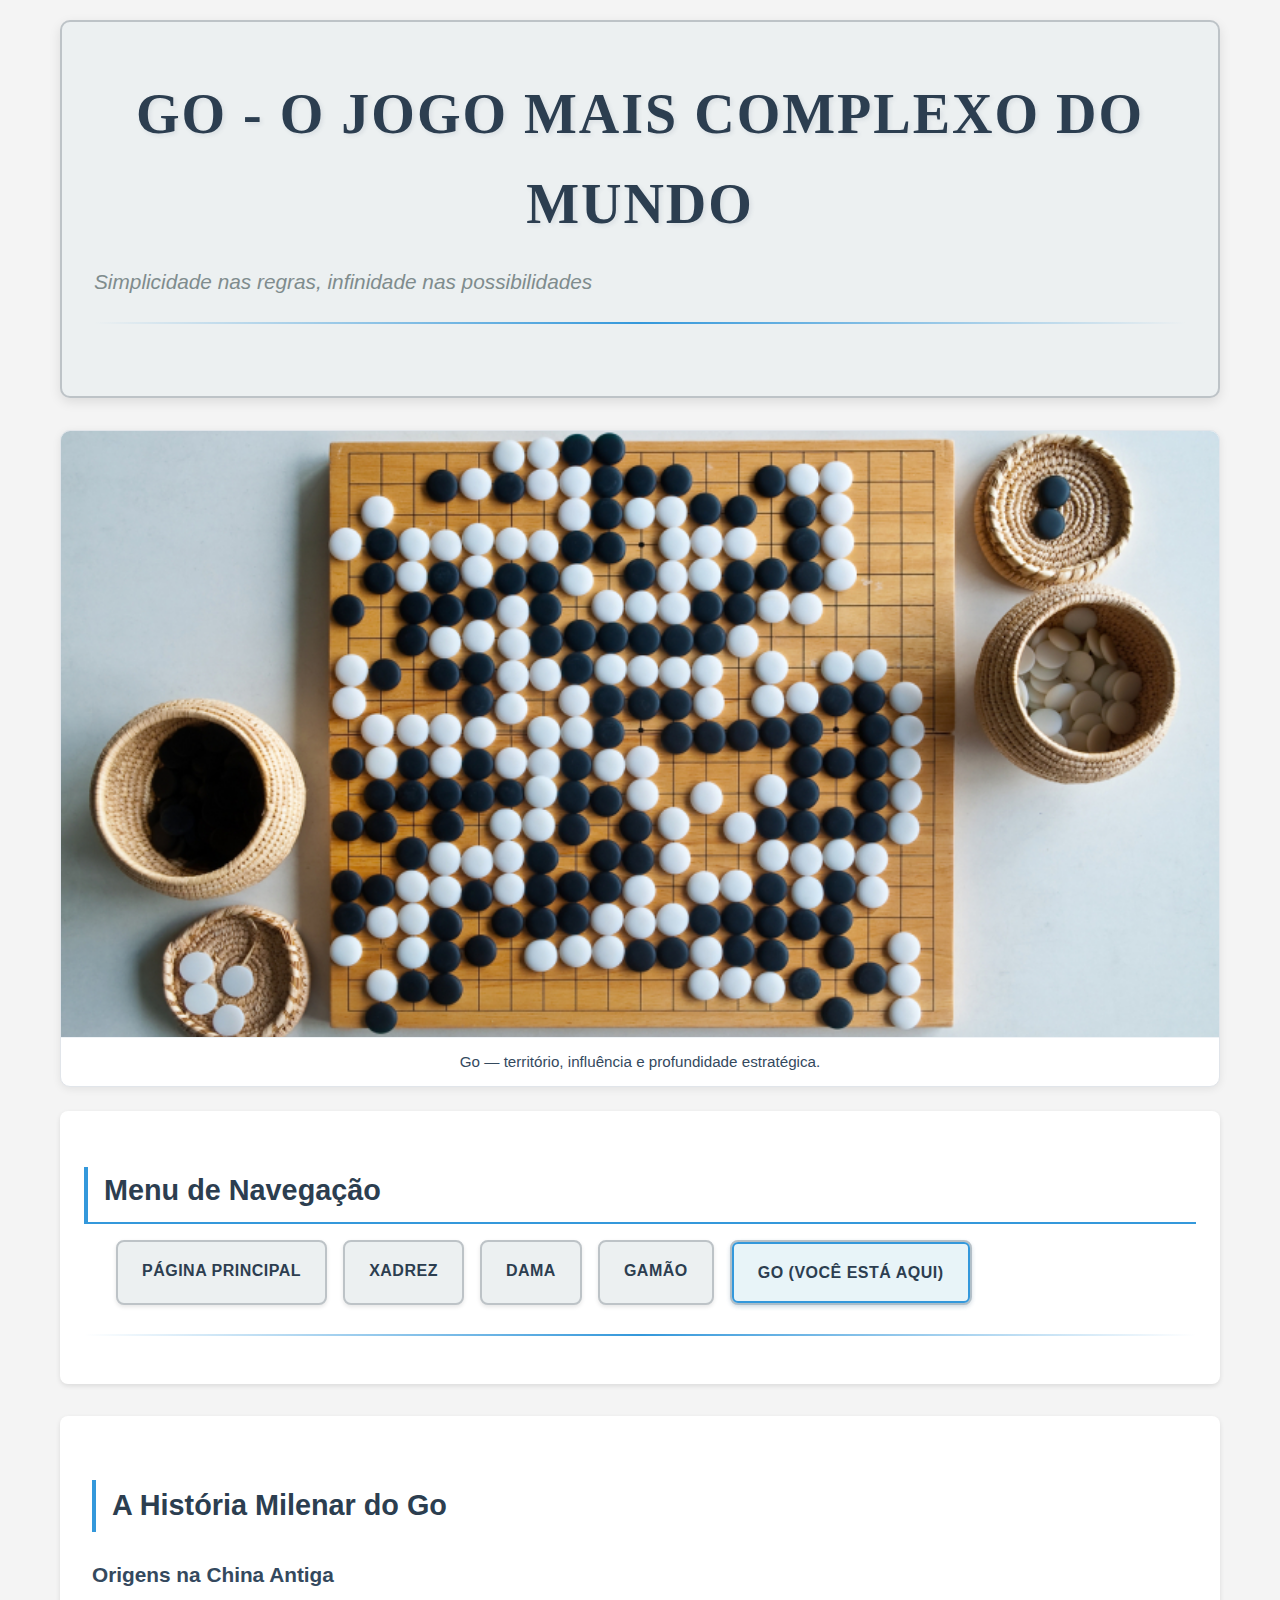
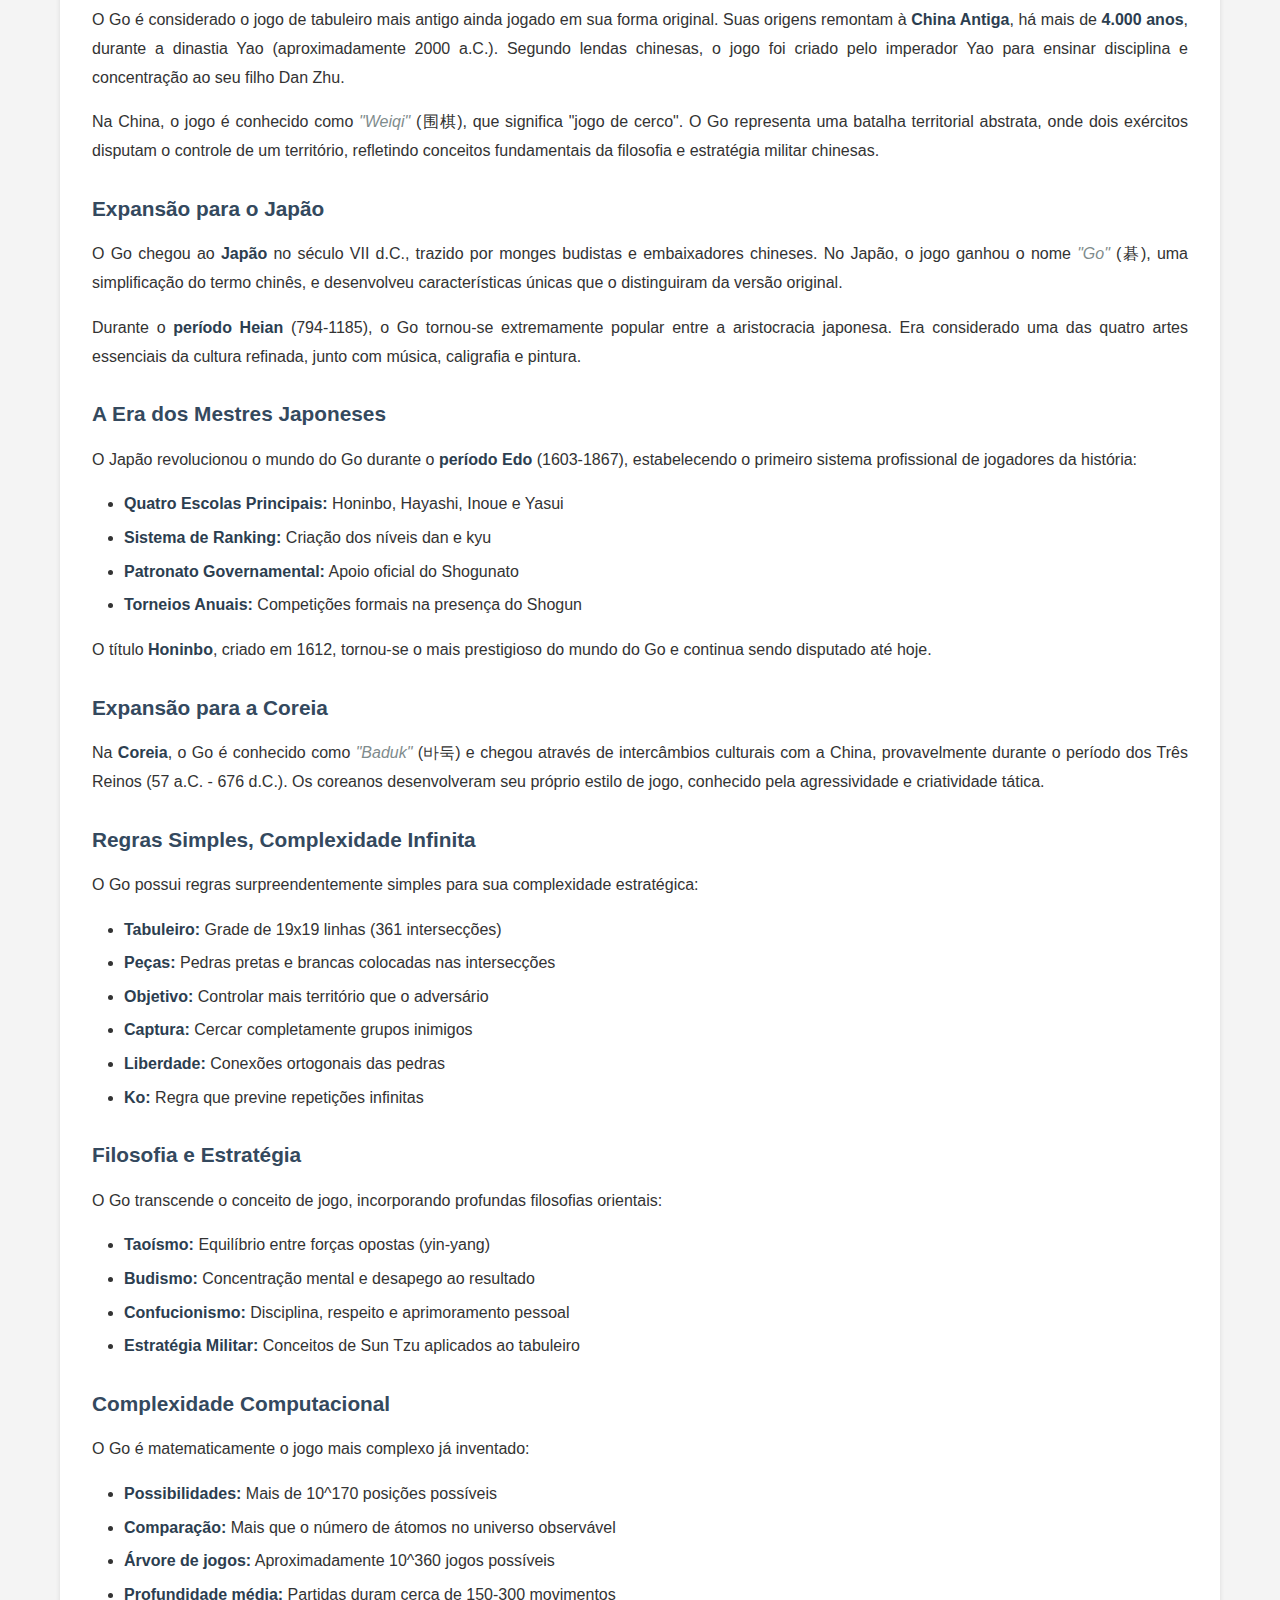
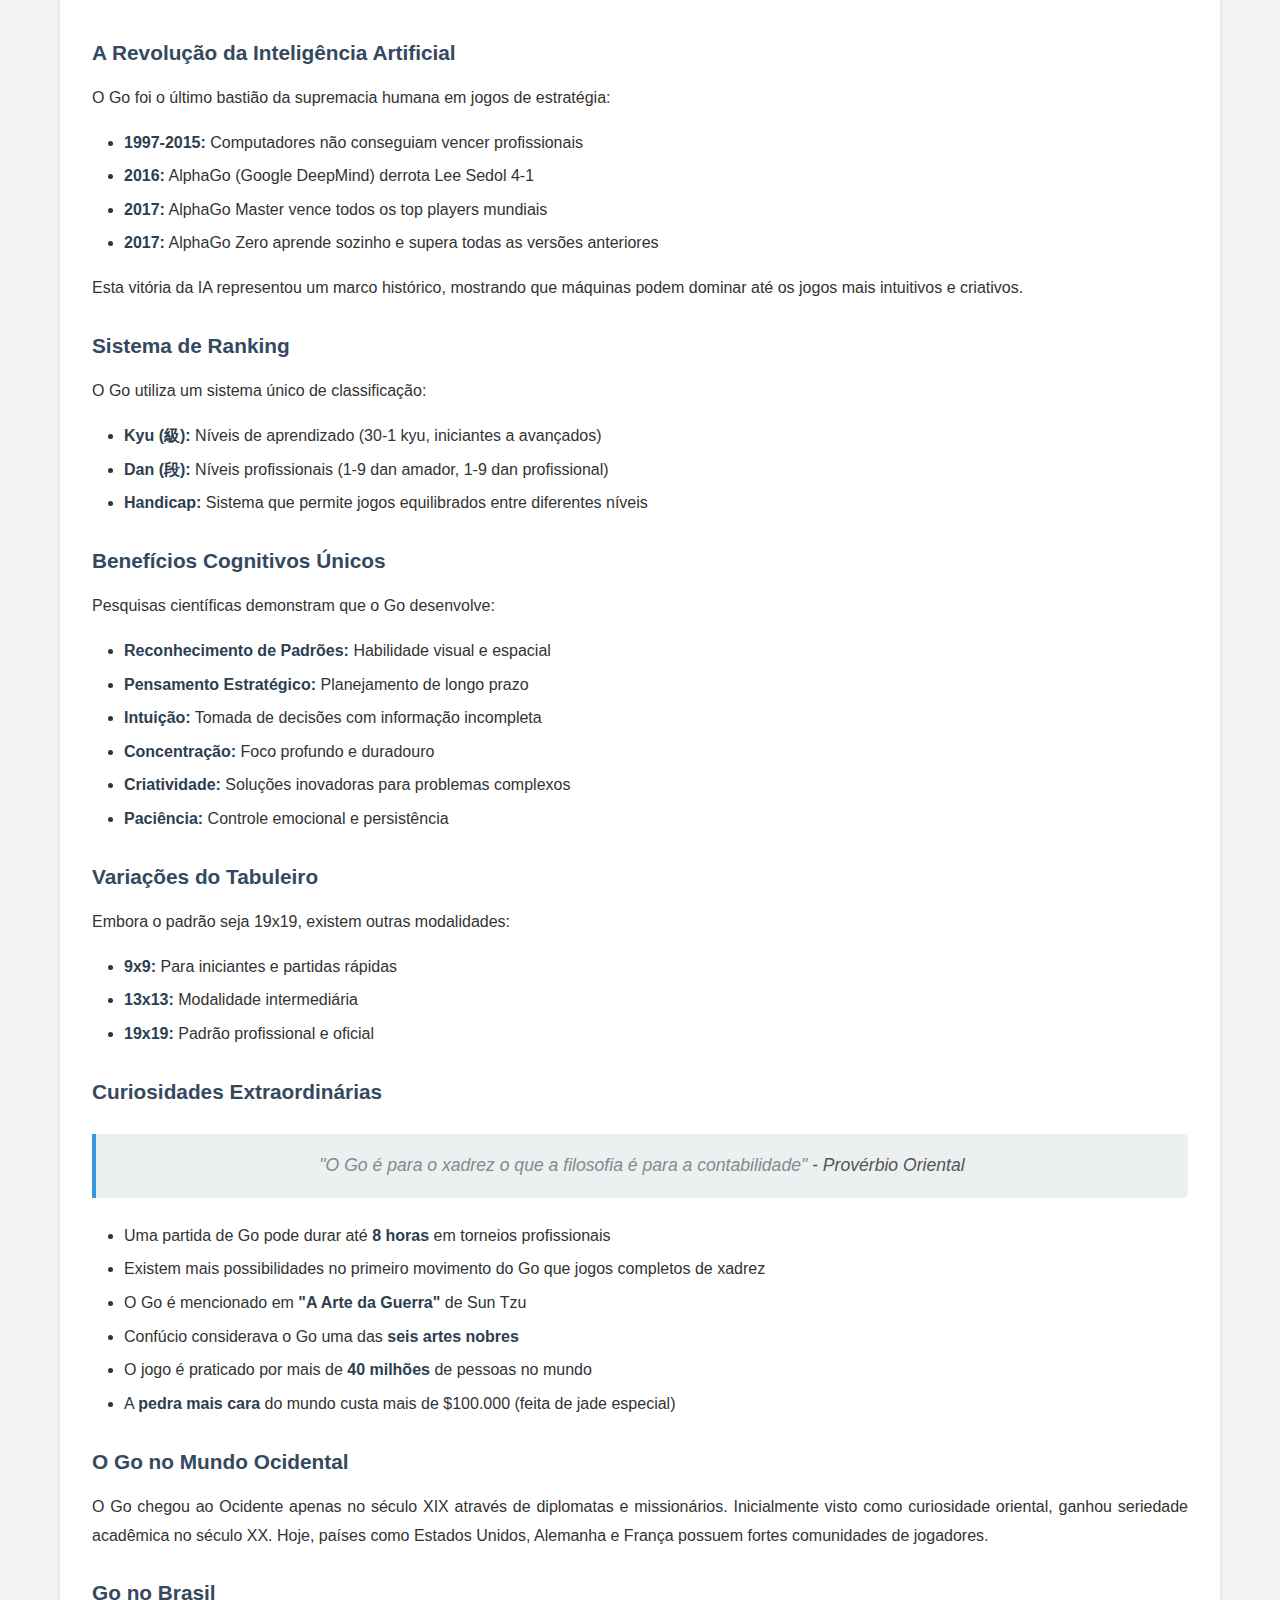
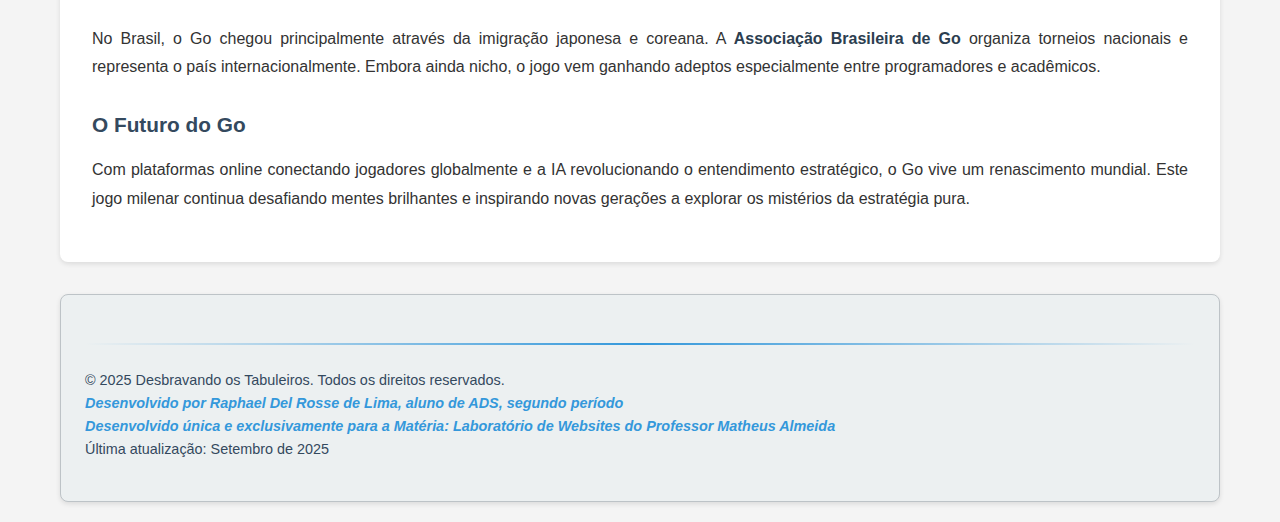
<file: Trabalho 1 website/go.html>
<!DOCTYPE html>
<html lang="pt-br">
<head>
    <meta charset="UTF-8">
    <meta name="viewport" content="width=device-width, initial-scale=1.0">
    <title>Go - Desbravando os Tabuleiros</title>
    <link rel="stylesheet" href="index.css">

</head>
<body>
    <header>
        <h1>Go - O Jogo Mais Complexo do Mundo</h1>
        <p><em>Simplicidade nas regras, infinidade nas possibilidades</em></p>
        <hr>
    </header>
    
    <figure class="game-figure">
        <img src="img/go.jpg" alt="Tabuleiro de Go com pedras pretas e brancas">
        <figcaption>Go — território, influência e profundidade estratégica.</figcaption>
    </figure>

    <nav>
        <h2>Menu de Navegação</h2>
        <ul>
            <li><a href="index.html">Página Principal</a></li>
            <li><a href="xadrez.html">Xadrez</a></li>
            <li><a href="dama.html">Dama</a></li>
            <li><a href="gamao.html">Gamão</a></li>
            <li><strong>Go (Você está aqui)</strong></li>
        </ul>
        <hr>
    </nav>

    <main>
        <section>
            <h2>A História Milenar do Go</h2>
            
            <h3>Origens na China Antiga</h3>
            <p>O Go é considerado o jogo de tabuleiro mais antigo ainda jogado em sua forma original. Suas origens remontam à <strong>China Antiga</strong>, há mais de <strong>4.000 anos</strong>, durante a dinastia Yao (aproximadamente 2000 a.C.). Segundo lendas chinesas, o jogo foi criado pelo imperador Yao para ensinar disciplina e concentração ao seu filho Dan Zhu.</p>

            <p>Na China, o jogo é conhecido como <em>"Weiqi"</em> (围棋), que significa "jogo de cerco". O Go representa uma batalha territorial abstrata, onde dois exércitos disputam o controle de um território, refletindo conceitos fundamentais da filosofia e estratégia militar chinesas.</p>

            <h3>Expansão para o Japão</h3>
            <p>O Go chegou ao <strong>Japão</strong> no século VII d.C., trazido por monges budistas e embaixadores chineses. No Japão, o jogo ganhou o nome <em>"Go"</em> (碁), uma simplificação do termo chinês, e desenvolveu características únicas que o distinguiram da versão original.</p>

            <p>Durante o <strong>período Heian</strong> (794-1185), o Go tornou-se extremamente popular entre a aristocracia japonesa. Era considerado uma das quatro artes essenciais da cultura refinada, junto com música, caligrafia e pintura.</p>

            <h3>A Era dos Mestres Japoneses</h3>
            <p>O Japão revolucionou o mundo do Go durante o <strong>período Edo</strong> (1603-1867), estabelecendo o primeiro sistema profissional de jogadores da história:</p>
            <ul>
                <li><strong>Quatro Escolas Principais:</strong> Honinbo, Hayashi, Inoue e Yasui</li>
                <li><strong>Sistema de Ranking:</strong> Criação dos níveis dan e kyu</li>
                <li><strong>Patronato Governamental:</strong> Apoio oficial do Shogunato</li>
                <li><strong>Torneios Anuais:</strong> Competições formais na presença do Shogun</li>
            </ul>

            <p>O título <strong>Honinbo</strong>, criado em 1612, tornou-se o mais prestigioso do mundo do Go e continua sendo disputado até hoje.</p>

            <h3>Expansão para a Coreia</h3>
            <p>Na <strong>Coreia</strong>, o Go é conhecido como <em>"Baduk"</em> (바둑) e chegou através de intercâmbios culturais com a China, provavelmente durante o período dos Três Reinos (57 a.C. - 676 d.C.). Os coreanos desenvolveram seu próprio estilo de jogo, conhecido pela agressividade e criatividade tática.</p>

            <h3>Regras Simples, Complexidade Infinita</h3>
            <p>O Go possui regras surpreendentemente simples para sua complexidade estratégica:</p>
            <ul>
                <li><strong>Tabuleiro:</strong> Grade de 19x19 linhas (361 intersecções)</li>
                <li><strong>Peças:</strong> Pedras pretas e brancas colocadas nas intersecções</li>
                <li><strong>Objetivo:</strong> Controlar mais território que o adversário</li>
                <li><strong>Captura:</strong> Cercar completamente grupos inimigos</li>
                <li><strong>Liberdade:</strong> Conexões ortogonais das pedras</li>
                <li><strong>Ko:</strong> Regra que previne repetições infinitas</li>
            </ul>

            <h3>Filosofia e Estratégia</h3>
            <p>O Go transcende o conceito de jogo, incorporando profundas filosofias orientais:</p>
            <ul>
                <li><strong>Taoísmo:</strong> Equilíbrio entre forças opostas (yin-yang)</li>
                <li><strong>Budismo:</strong> Concentração mental e desapego ao resultado</li>
                <li><strong>Confucionismo:</strong> Disciplina, respeito e aprimoramento pessoal</li>
                <li><strong>Estratégia Militar:</strong> Conceitos de Sun Tzu aplicados ao tabuleiro</li>
            </ul>

            <h3>Complexidade Computacional</h3>
            <p>O Go é matematicamente o jogo mais complexo já inventado:</p>
            <ul>
                <li><strong>Possibilidades:</strong> Mais de 10^170 posições possíveis</li>
                <li><strong>Comparação:</strong> Mais que o número de átomos no universo observável</li>
                <li><strong>Árvore de jogos:</strong> Aproximadamente 10^360 jogos possíveis</li>
                <li><strong>Profundidade média:</strong> Partidas duram cerca de 150-300 movimentos</li>
            </ul>

            <h3>A Revolução da Inteligência Artificial</h3>
            <p>O Go foi o último bastião da supremacia humana em jogos de estratégia:</p>
            <ul>
                <li><strong>1997-2015:</strong> Computadores não conseguiam vencer profissionais</li>
                <li><strong>2016:</strong> AlphaGo (Google DeepMind) derrota Lee Sedol 4-1</li>
                <li><strong>2017:</strong> AlphaGo Master vence todos os top players mundiais</li>
                <li><strong>2017:</strong> AlphaGo Zero aprende sozinho e supera todas as versões anteriores</li>
            </ul>

            <p>Esta vitória da IA representou um marco histórico, mostrando que máquinas podem dominar até os jogos mais intuitivos e criativos.</p>

            <h3>Sistema de Ranking</h3>
            <p>O Go utiliza um sistema único de classificação:</p>
            <ul>
                <li><strong>Kyu (級):</strong> Níveis de aprendizado (30-1 kyu, iniciantes a avançados)</li>
                <li><strong>Dan (段):</strong> Níveis profissionais (1-9 dan amador, 1-9 dan profissional)</li>
                <li><strong>Handicap:</strong> Sistema que permite jogos equilibrados entre diferentes níveis</li>
            </ul>

            <h3>Benefícios Cognitivos Únicos</h3>
            <p>Pesquisas científicas demonstram que o Go desenvolve:</p>
            <ul>
                <li><strong>Reconhecimento de Padrões:</strong> Habilidade visual e espacial</li>
                <li><strong>Pensamento Estratégico:</strong> Planejamento de longo prazo</li>
                <li><strong>Intuição:</strong> Tomada de decisões com informação incompleta</li>
                <li><strong>Concentração:</strong> Foco profundo e duradouro</li>
                <li><strong>Criatividade:</strong> Soluções inovadoras para problemas complexos</li>
                <li><strong>Paciência:</strong> Controle emocional e persistência</li>
            </ul>

            <h3>Variações do Tabuleiro</h3>
            <p>Embora o padrão seja 19x19, existem outras modalidades:</p>
            <ul>
                <li><strong>9x9:</strong> Para iniciantes e partidas rápidas</li>
                <li><strong>13x13:</strong> Modalidade intermediária</li>
                <li><strong>19x19:</strong> Padrão profissional e oficial</li>
            </ul>

            <h3>Curiosidades Extraordinárias</h3>
            <blockquote>
                <p><em>"O Go é para o xadrez o que a filosofia é para a contabilidade"</em> - Provérbio Oriental</p>
            </blockquote>

            <ul>
                <li>Uma partida de Go pode durar até <strong>8 horas</strong> em torneios profissionais</li>
                <li>Existem mais possibilidades no primeiro movimento do Go que jogos completos de xadrez</li>
                <li>O Go é mencionado em <strong>"A Arte da Guerra"</strong> de Sun Tzu</li>
                <li>Confúcio considerava o Go uma das <strong>seis artes nobres</strong></li>
                <li>O jogo é praticado por mais de <strong>40 milhões</strong> de pessoas no mundo</li>
                <li>A <strong>pedra mais cara</strong> do mundo custa mais de $100.000 (feita de jade especial)</li>
            </ul>

            <h3>O Go no Mundo Ocidental</h3>
            <p>O Go chegou ao Ocidente apenas no século XIX através de diplomatas e missionários. Inicialmente visto como curiosidade oriental, ganhou seriedade acadêmica no século XX. Hoje, países como Estados Unidos, Alemanha e França possuem fortes comunidades de jogadores.</p>

            <h3>Go no Brasil</h3>
            <p>No Brasil, o Go chegou principalmente através da imigração japonesa e coreana. A <strong>Associação Brasileira de Go</strong> organiza torneios nacionais e representa o país internacionalmente. Embora ainda nicho, o jogo vem ganhando adeptos especialmente entre programadores e acadêmicos.</p>

            <h3>O Futuro do Go</h3>
            <p>Com plataformas online conectando jogadores globalmente e a IA revolucionando o entendimento estratégico, o Go vive um renascimento mundial. Este jogo milenar continua desafiando mentes brilhantes e inspirando novas gerações a explorar os mistérios da estratégia pura.</p>
        </section>
    </main>

    <footer>
        <hr>
        <p><small>
            &copy; 2025 Desbravando os Tabuleiros. Todos os direitos reservados.<br>
            <em>Desenvolvido por Raphael Del Rosse de Lima, aluno de ADS, segundo período</em><br>
            <em>Desenvolvido única e exclusivamente para a Matéria: Laboratório de Websites do Professor Matheus Almeida</em><br>
            Última atualização: Setembro de 2025
        </small></p>
    </footer>
</body>
</html>
</file>
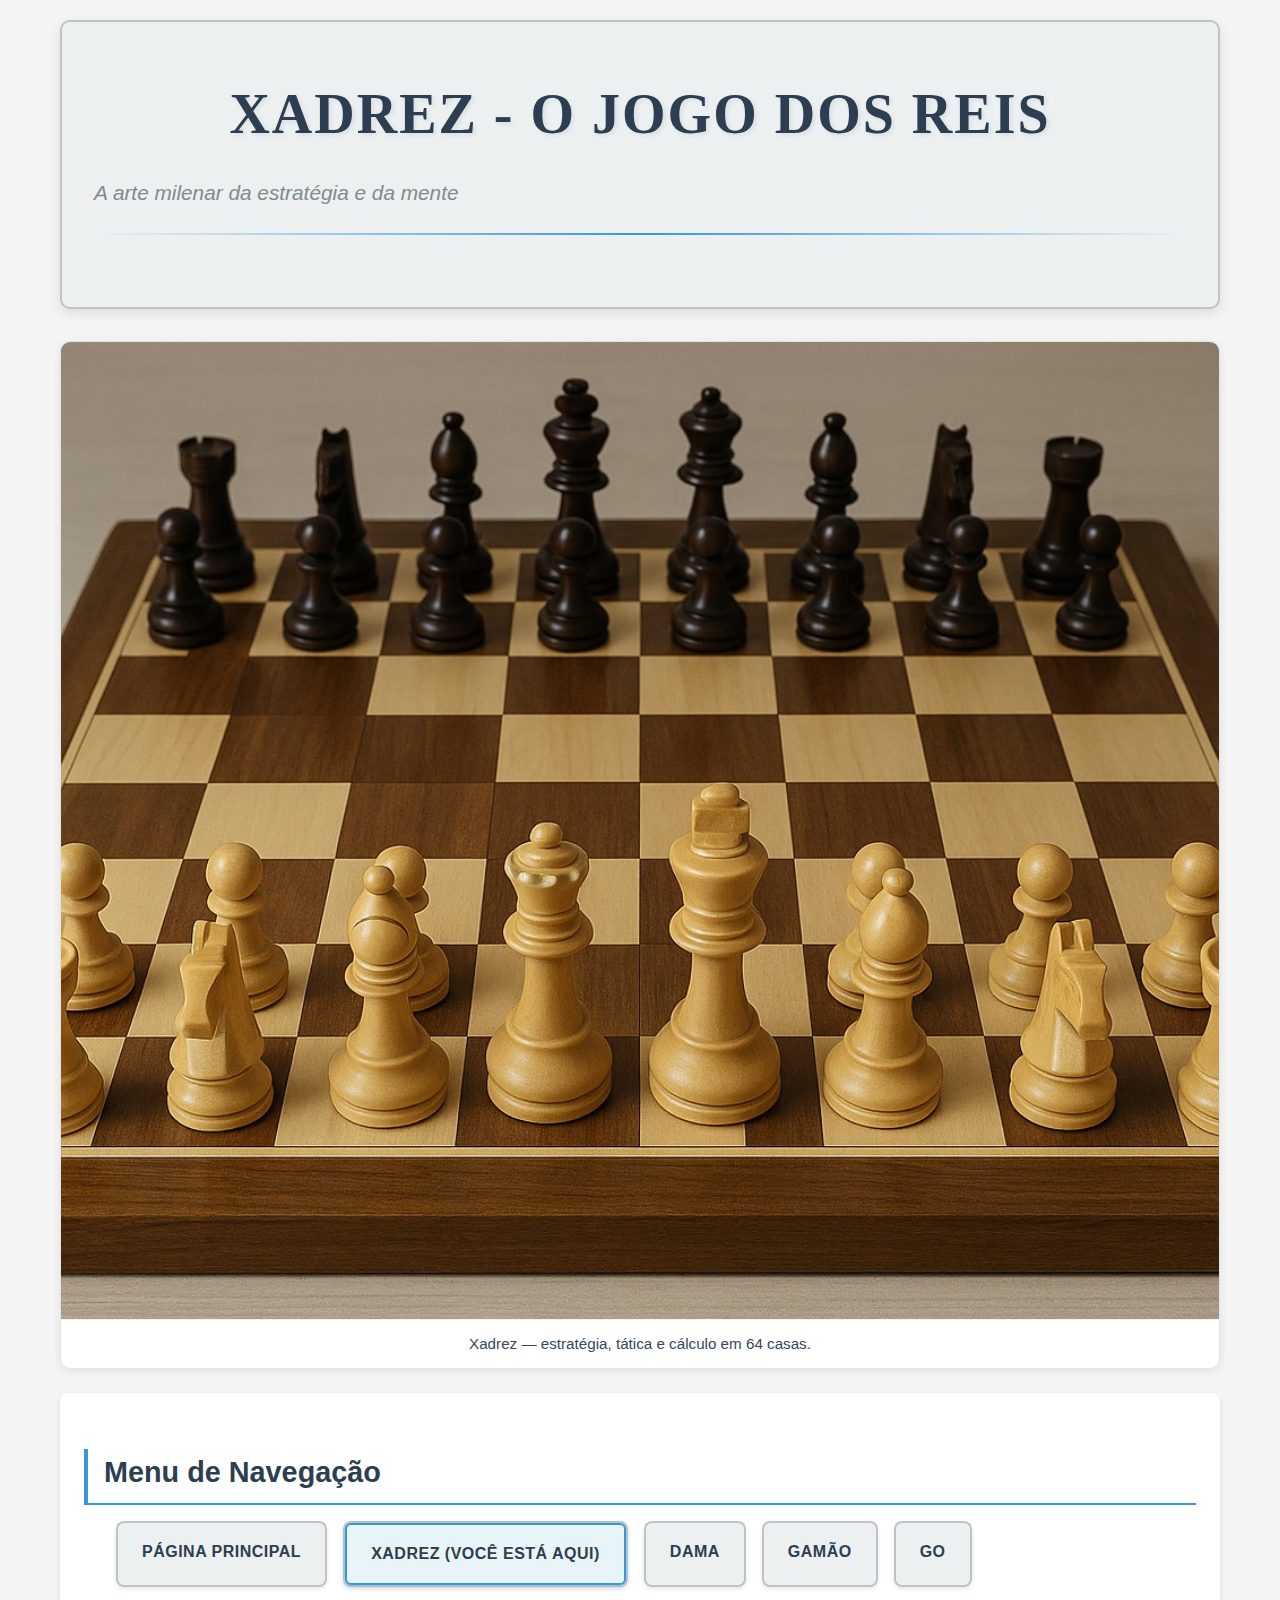
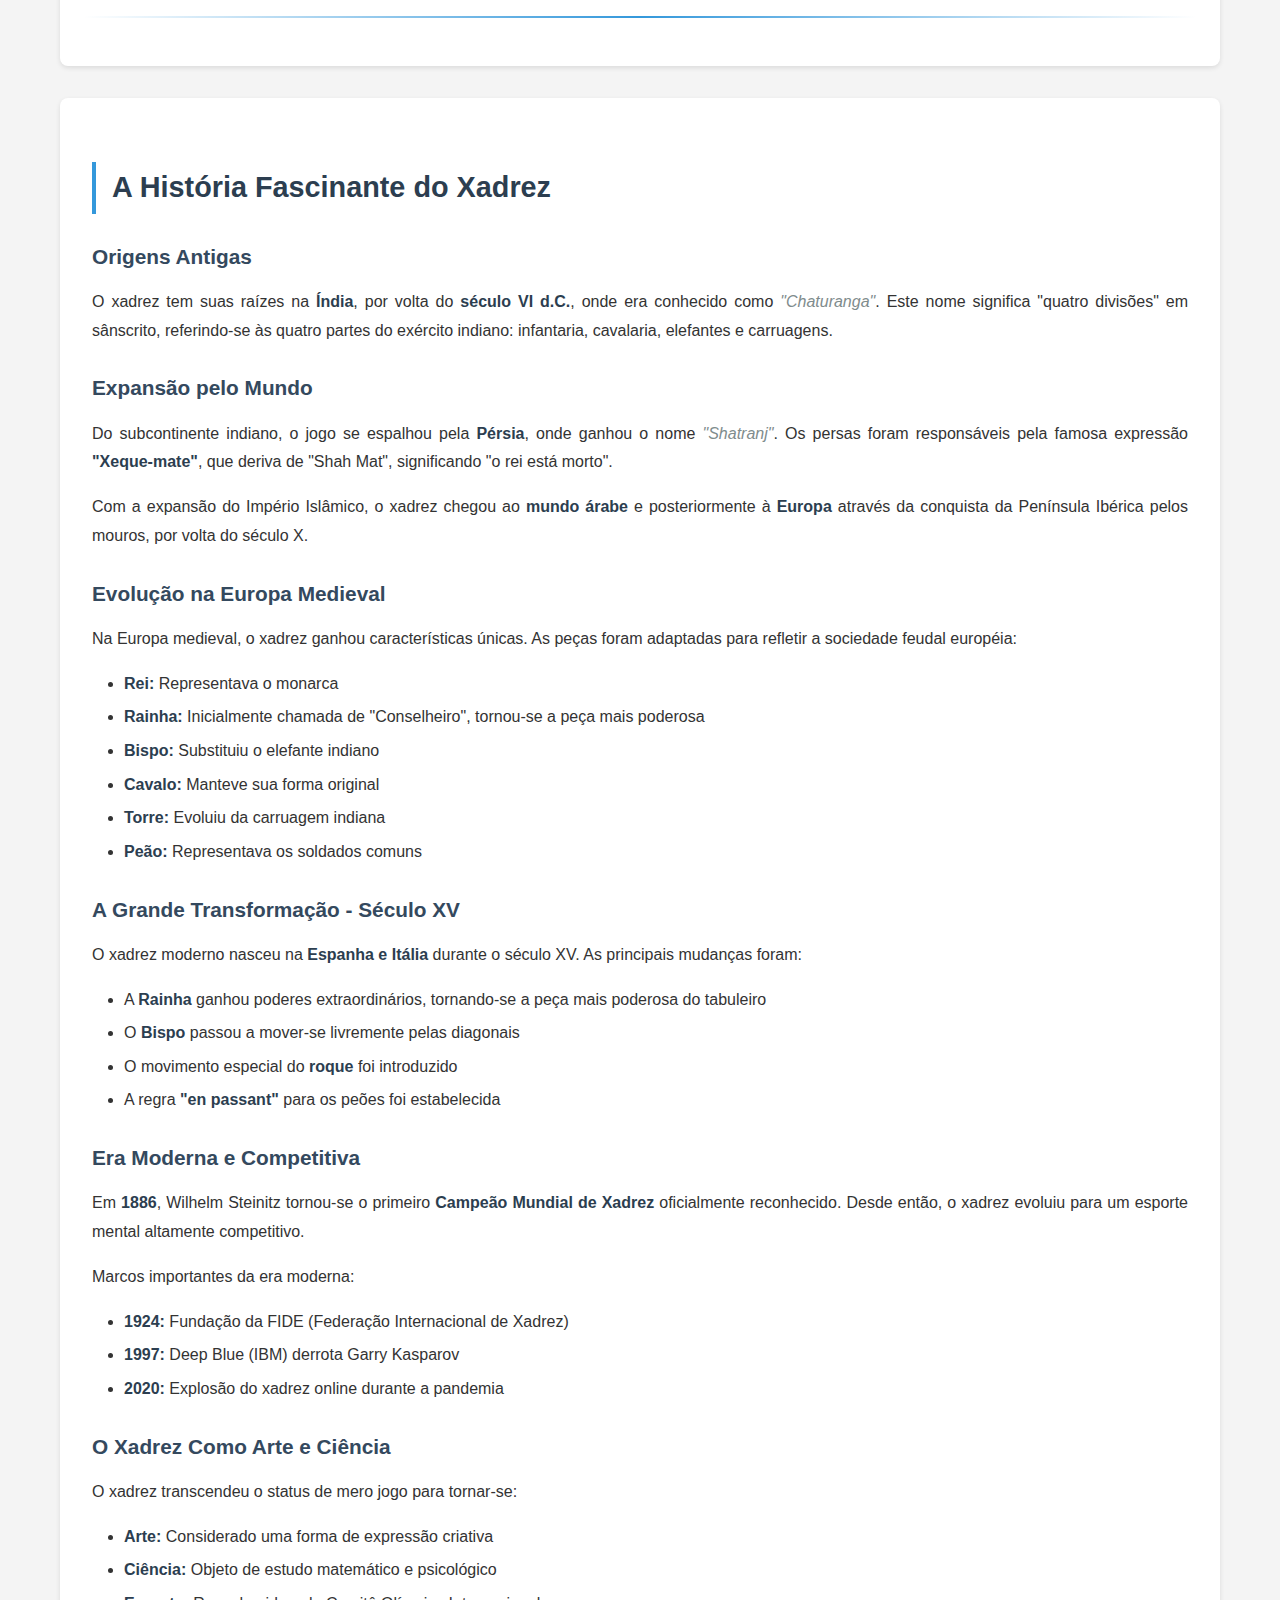
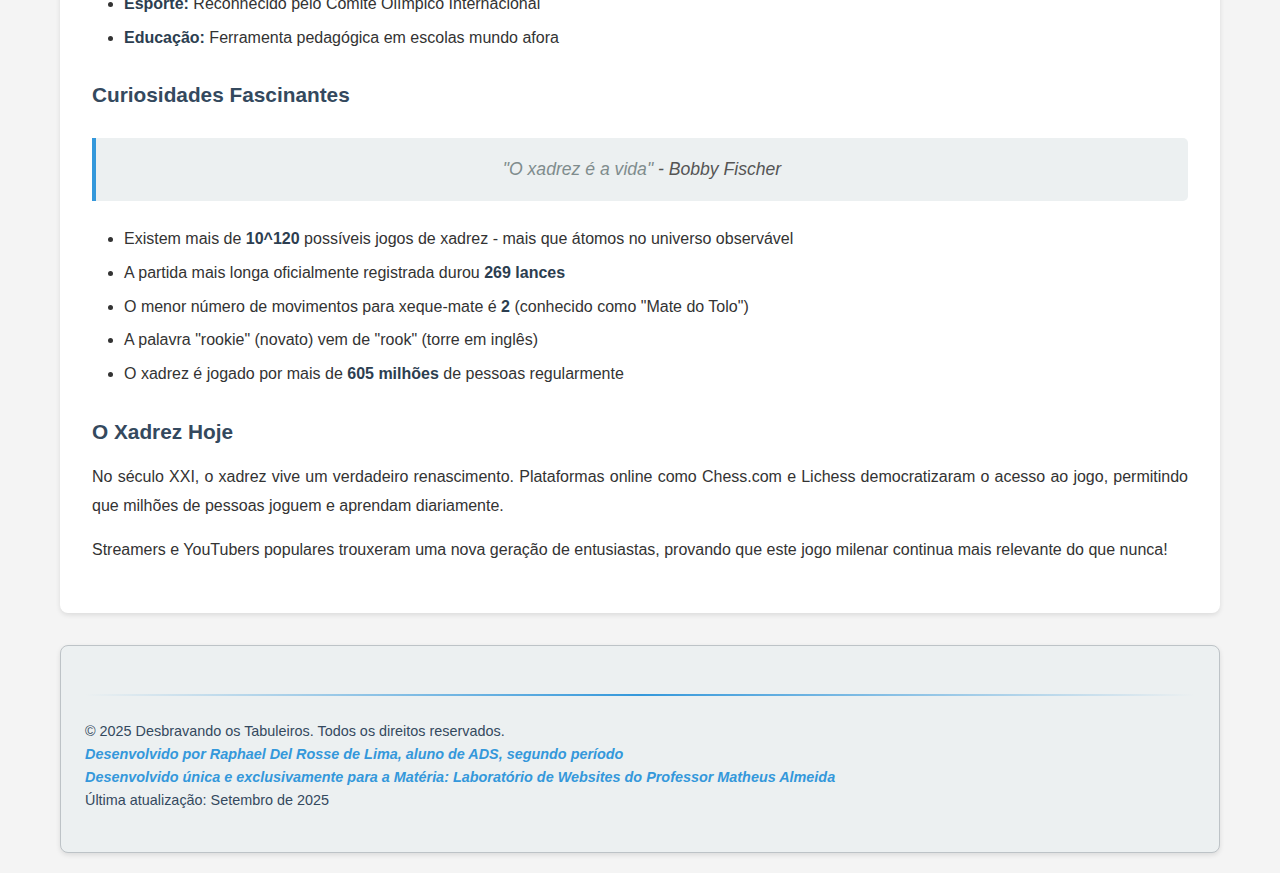
<file: Trabalho 1 website/xadrez.html>
<!DOCTYPE html>
<html lang="pt-br">
<head>
    <meta charset="UTF-8">
    <meta name="viewport" content="width=device-width, initial-scale=1.0">
    <title>Xadrez - Desbravando os Tabuleiros</title>
    <link rel="stylesheet" href="index.css">
</head>
<body>
    <header>
        <h1>Xadrez - O Jogo dos Reis</h1>
        <p><em>A arte milenar da estratégia e da mente</em></p>
        <hr>
    </header>
    
    <figure class="game-figure">
        <img src="img/xadrez.jpg" alt="Tabuleiro de xadrez com peças dispostas para início de partida">
        <figcaption>Xadrez — estratégia, tática e cálculo em 64 casas.</figcaption>
    </figure>

    <nav>
        <h2>Menu de Navegação</h2>
        <ul>
            <li><a href="index.html">Página Principal</a></li>
            <li><strong>Xadrez (Você está aqui)</strong></li>
            <li><a href="dama.html">Dama</a></li>
            <li><a href="gamao.html">Gamão</a></li>
            <li><a href="go.html">Go</a></li>
        </ul>
        <hr>
    </nav>

    <main>
        <section>
            <h2>A História Fascinante do Xadrez</h2>
            
            <h3>Origens Antigas</h3>
            <p>O xadrez tem suas raízes na <strong>Índia</strong>, por volta do <strong>século VI d.C.</strong>, onde era conhecido como <em>"Chaturanga"</em>. Este nome significa "quatro divisões" em sânscrito, referindo-se às quatro partes do exército indiano: infantaria, cavalaria, elefantes e carruagens.</p>

            <h3>Expansão pelo Mundo</h3>
            <p>Do subcontinente indiano, o jogo se espalhou pela <strong>Pérsia</strong>, onde ganhou o nome <em>"Shatranj"</em>. Os persas foram responsáveis pela famosa expressão <strong>"Xeque-mate"</strong>, que deriva de "Shah Mat", significando "o rei está morto".</p>

            <p>Com a expansão do Império Islâmico, o xadrez chegou ao <strong>mundo árabe</strong> e posteriormente à <strong>Europa</strong> através da conquista da Península Ibérica pelos mouros, por volta do século X.</p>

            <h3>Evolução na Europa Medieval</h3>
            <p>Na Europa medieval, o xadrez ganhou características únicas. As peças foram adaptadas para refletir a sociedade feudal européia:</p>
            <ul>
                <li><strong>Rei:</strong> Representava o monarca</li>
                <li><strong>Rainha:</strong> Inicialmente chamada de "Conselheiro", tornou-se a peça mais poderosa</li>
                <li><strong>Bispo:</strong> Substituiu o elefante indiano</li>
                <li><strong>Cavalo:</strong> Manteve sua forma original</li>
                <li><strong>Torre:</strong> Evoluiu da carruagem indiana</li>
                <li><strong>Peão:</strong> Representava os soldados comuns</li>
            </ul>

            <h3>A Grande Transformação - Século XV</h3>
            <p>O xadrez moderno nasceu na <strong>Espanha e Itália</strong> durante o século XV. As principais mudanças foram:</p>
            <ul>
                <li>A <strong>Rainha</strong> ganhou poderes extraordinários, tornando-se a peça mais poderosa do tabuleiro</li>
                <li>O <strong>Bispo</strong> passou a mover-se livremente pelas diagonais</li>
                <li>O movimento especial do <strong>roque</strong> foi introduzido</li>
                <li>A regra <strong>"en passant"</strong> para os peões foi estabelecida</li>
            </ul>

            <h3>Era Moderna e Competitiva</h3>
            <p>Em <strong>1886</strong>, Wilhelm Steinitz tornou-se o primeiro <strong>Campeão Mundial de Xadrez</strong> oficialmente reconhecido. Desde então, o xadrez evoluiu para um esporte mental altamente competitivo.</p>

            <p>Marcos importantes da era moderna:</p>
            <ul>
                <li><strong>1924:</strong> Fundação da FIDE (Federação Internacional de Xadrez)</li>
                <li><strong>1997:</strong> Deep Blue (IBM) derrota Garry Kasparov</li>
                <li><strong>2020:</strong> Explosão do xadrez online durante a pandemia</li>
            </ul>

            <h3>O Xadrez Como Arte e Ciência</h3>
            <p>O xadrez transcendeu o status de mero jogo para tornar-se:</p>
            <ul>
                <li><strong>Arte:</strong> Considerado uma forma de expressão criativa</li>
                <li><strong>Ciência:</strong> Objeto de estudo matemático e psicológico</li>
                <li><strong>Esporte:</strong> Reconhecido pelo Comitê Olímpico Internacional</li>
                <li><strong>Educação:</strong> Ferramenta pedagógica em escolas mundo afora</li>
            </ul>

            <h3>Curiosidades Fascinantes</h3>
            <blockquote>
                <p><em>"O xadrez é a vida"</em> - Bobby Fischer</p>
            </blockquote>

            <ul>
                <li>Existem mais de <strong>10^120</strong> possíveis jogos de xadrez - mais que átomos no universo observável</li>
                <li>A partida mais longa oficialmente registrada durou <strong>269 lances</strong></li>
                <li>O menor número de movimentos para xeque-mate é <strong>2</strong> (conhecido como "Mate do Tolo")</li>
                <li>A palavra "rookie" (novato) vem de "rook" (torre em inglês)</li>
                <li>O xadrez é jogado por mais de <strong>605 milhões</strong> de pessoas regularmente</li>
            </ul>

            <h3>O Xadrez Hoje</h3>
            <p>No século XXI, o xadrez vive um verdadeiro renascimento. Plataformas online como Chess.com e Lichess democratizaram o acesso ao jogo, permitindo que milhões de pessoas joguem e aprendam diariamente.</p>

            <p>Streamers e YouTubers populares trouxeram uma nova geração de entusiastas, provando que este jogo milenar continua mais relevante do que nunca!</p>
        </section>
    </main>

    <footer>
        <hr>
        <p><small>
            &copy; 2025 Desbravando os Tabuleiros. Todos os direitos reservados.<br>
            <em>Desenvolvido por Raphael Del Rosse de Lima, aluno de ADS, segundo período</em><br>
            <em>Desenvolvido única e exclusivamente para a Matéria: Laboratório de Websites do Professor Matheus Almeida</em><br>
            Última atualização: Setembro de 2025
        </small></p>
    </footer>
</body>
</html>
</file>
<file: Trabalho 1 website/index.css>
/* Reset básico e configurações gerais */
* {
    margin: 0;
    padding: 0;
    box-sizing: border-box;
}

body {
    font-family: 'Arial', 'Helvetica', sans-serif;
    line-height: 1.6;
    color: #333;
    background-color: #f4f4f4;
    max-width: 1200px;
    margin: 0 auto;
    padding: 20px;
}

/* Header - Cabeçalho */
header {
    background: #ecf0f1;
    color: #2c3e50;
    text-align: center;
    padding: 3rem 2rem;
    border-radius: 10px;
    margin-bottom: 2rem;
    box-shadow: 0 4px 12px rgba(0,0,0,0.1);
    border: 2px solid #bdc3c7;
}

header h1 {
    font-size: 3.5rem;
    margin-bottom: 1rem;
    text-shadow: 2px 2px 4px rgba(52, 73, 94, 0.1);
    color: #2c3e50;
    font-family: 'Georgia', 'Times New Roman', serif;
    font-weight: 700;
    letter-spacing: 2px;
    text-transform: uppercase;
}

header p {
    font-size: 1.3rem;
    font-style: italic;
    color: #34495e;
    margin-bottom: 1rem;
    font-family: 'Arial', sans-serif;
    font-weight: 400;
}

/* Indicador do jogo atual */
.jogo-atual {
    background: #d5dbdb;
    color: #2c3e50;
    padding: 0.8rem 1.5rem;
    border-radius: 25px;
    display: inline-block;
    margin-top: 1rem;
    font-size: 1.1rem;
    font-weight: 700;
    border: 2px solid #95a5a6;
    text-transform: uppercase;
    letter-spacing: 1.5px;
    box-shadow: 0 3px 6px rgba(0,0,0,0.1);
}

/* Navegação */
nav {
    background: white;
    padding: 1.5rem;
    border-radius: 8px;
    margin-bottom: 2rem;
    box-shadow: 0 2px 5px rgba(0,0,0,0.1);
}

nav h2 {
    color: #2c3e50;
    margin-bottom: 1rem;
    border-bottom: 2px solid #3498db;
    padding-bottom: 0.5rem;
    text-align: left;
}

nav ul {
    list-style: none;
    display: flex;
    flex-wrap: wrap;
    gap: 1rem;
    justify-content: flex-start;
}

nav li {
    background: #ecf0f1;
    border: 2px solid #bdc3c7;
    border-radius: 8px;
    transition: all 0.3s ease;
    box-shadow: 0 2px 4px rgba(0,0,0,0.1);
}

nav li:hover {
    background: #d5dbdb;
    border-color: #95a5a6;
    transform: translateY(-2px);
    box-shadow: 0 4px 8px rgba(0,0,0,0.15);
}

nav a {
    color: #2c3e50;
    text-decoration: none;
    padding: 1rem 1.5rem;
    display: block;
    border-radius: 6px;
    font-weight: 600;
    font-size: 1rem;
    text-transform: uppercase;
    letter-spacing: 0.5px;
    transition: all 0.3s ease;
}

nav a:hover {
    color: #1a252f;
    background: rgba(52, 73, 94, 0.05);
}

nav strong {
    background: #e8f4f8;
    color: #2c3e50;
    padding: 1rem 1.5rem;
    border-radius: 6px;
    display: block;
    font-weight: 700;
    font-size: 1rem;
    text-transform: uppercase;
    letter-spacing: 0.5px;
    border: 2px solid #3498db;
    box-shadow: 0 2px 6px rgba(52, 152, 219, 0.2);
}

/* Conteúdo Principal */
main {
    background: white;
    padding: 2rem;
    border-radius: 8px;
    margin-bottom: 2rem;
    box-shadow: 0 2px 5px rgba(0,0,0,0.1);
    line-height: 1.8;
}

/* Títulos */
h1 {
    color: #2c3e50;
    margin-bottom: 1rem;
}

h2 {
    color: #2c3e50;
    margin-top: 2rem;
    margin-bottom: 1rem;
    border-left: 4px solid #3498db;
    padding-left: 1rem;
    font-size: 1.8rem;
}

h3 {
    color: #34495e;
    margin-top: 1.5rem;
    margin-bottom: 0.8rem;
    font-size: 1.3rem;
}

/* Parágrafos */
p {
    margin-bottom: 1rem;
    text-align: justify;
}

/* Listas */
ul, ol {
    margin-bottom: 1rem;
    padding-left: 2rem;
}

li {
    margin-bottom: 0.3rem;
}

/* Links no conteúdo */
main a {
    color: #3498db;
    text-decoration: none;
    border-bottom: 1px dotted #3498db;
    transition: all 0.3s ease;
}

main a:hover {
    color: #2980b9;
    border-bottom: 1px solid #2980b9;
}

/* Texto em destaque */
strong {
    color: #2c3e50;
    font-weight: bold;
}

em {
    color: #7f8c8d;
    font-style: italic;
}

/* Citações */
blockquote {
    background: #ecf0f1;
    border-left: 4px solid #3498db;
    margin: 1.5rem 0;
    padding: 1rem 1.5rem;
    font-style: italic;
    color: #555;
    border-radius: 0 5px 5px 0;
}

blockquote p {
    margin-bottom: 0;
    text-align: center;
    font-size: 1.1rem;
}

/* Tabelas */
table {
    width: 100%;
    border-collapse: collapse;
    margin: 1.5rem 0;
    background: white;
    box-shadow: 0 2px 5px rgba(0,0,0,0.1);
}

th, td {
    padding: 1rem;
    text-align: left;
    border-bottom: 1px solid #ddd;
}

th {
    background: #3498db;
    color: white;
    font-weight: bold;
    text-transform: uppercase;
    letter-spacing: 0.5px;
}

tr:hover {
    background: #f8f9fa;
}

/* Linhas horizontais */
hr {
    border: none;
    height: 2px;
    background: linear-gradient(90deg, transparent, #3498db, transparent);
    margin: 1.5rem 0;
}

/* Footer - Rodapé */
footer {
    background: #ecf0f1;
    color: #2c3e50;
    padding: 1.5rem;
    text-align: left;
    border-radius: 8px;
    box-shadow: 0 2px 5px rgba(0,0,0,0.1);
    border: 1px solid #bdc3c7;
}

footer h4 {
    color: #2c3e50;
    margin-bottom: 1rem;
    border-left: 4px solid #3498db;
    padding-left: 1rem;
    font-size: 1.2rem;
}

footer ul {
    list-style: none;
    padding-left: 0;
    margin-bottom: 2rem;
}

footer li {
    margin-bottom: 0.5rem;
}

footer a {
    color: #3498db;
    text-decoration: none;
    font-weight: 500;
    transition: all 0.3s ease;
}

footer a:hover {
    color: #2980b9;
    text-decoration: underline;
}

footer small {
    display: block;
    line-height: 1.6;
    color: #34495e;
    font-size: 0.9rem;
}

footer em {
    color: #3498db;
    font-style: italic;
    font-weight: 600;
}

/* Responsividade para tablets */
@media (max-width: 768px) {
    body {
        padding: 10px;
    }
    
    header h1 {
        font-size: 2rem;
    }
    
    nav ul {
        flex-direction: column;
    }
    
    nav li {
        margin-bottom: 0.5rem;
    }
    
    main {
        padding: 1.5rem;
    }
    
    h2 {
        font-size: 1.5rem;
    }
    
    table {
        font-size: 0.9rem;
    }
    
    th, td {
        padding: 0.5rem;
    }
}

/* Responsividade para celulares */
@media (max-width: 480px) {
    header h1 {
        font-size: 1.8rem;
    }
    
    main {
        padding: 1rem;
    }
    
    h2 {
        font-size: 1.3rem;
    }
    
    h3 {
        font-size: 1.1rem;
    }
    
    table {
        font-size: 0.8rem;
    }
    
    th, td {
        padding: 0.3rem;
    }
    
    blockquote {
        margin: 1rem 0;
        padding: 0.8rem 1rem;
    }
}

/* Animações suaves */
* {
    transition: color 0.3s ease, background-color 0.3s ease;
}

/* Melhorias de acessibilidade */
:focus {
    outline: 2px solid #3498db;
    outline-offset: 2px;
}

/* Efeito hover sutil para elementos interativos */
a:focus,
a:hover {
    transform: translateY(-1px);
}

/* Sombra sutil para dar profundidade */
main,
nav,
header,
footer {
    transition: box-shadow 0.3s ease;
}

main:hover,
nav:hover {
    box-shadow: 0 4px 10px rgba(0,0,0,0.15);
}
/* ===== Imagens dos jogos ===== */
.game-figure {
  margin: 0 0 1.5rem 0;
  background: #fff;
  border: 1px solid #e1e5ea;
  border-radius: 10px;
  overflow: hidden;
  box-shadow: 0 2px 8px rgba(0,0,0,0.08);
}

.game-figure img {
  display: block;
  width: 100%;
  height: auto;
}

.game-figure figcaption {
  padding: 0.75rem 1rem;
  font-size: 0.95rem;
  color: #34495e;
  border-top: 1px solid #eef2f6;
  text-align: center;
}
</file>
